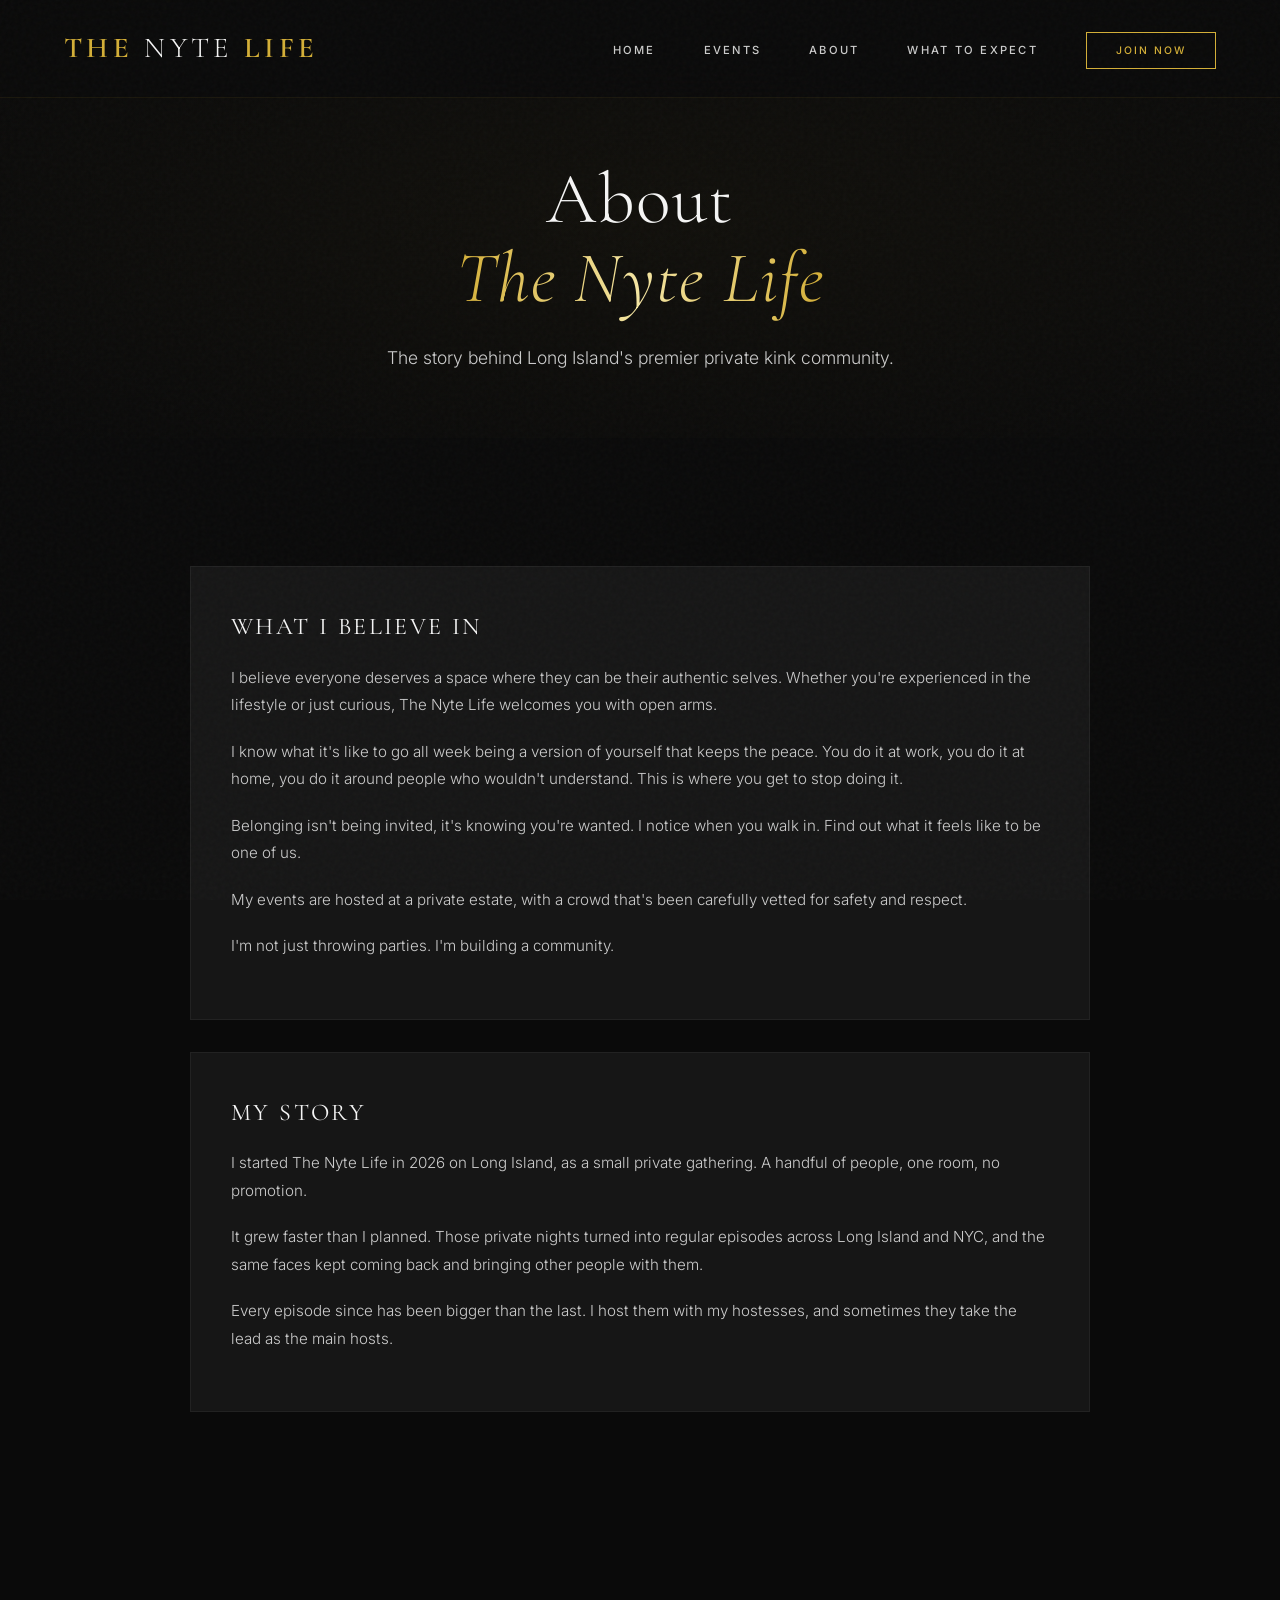
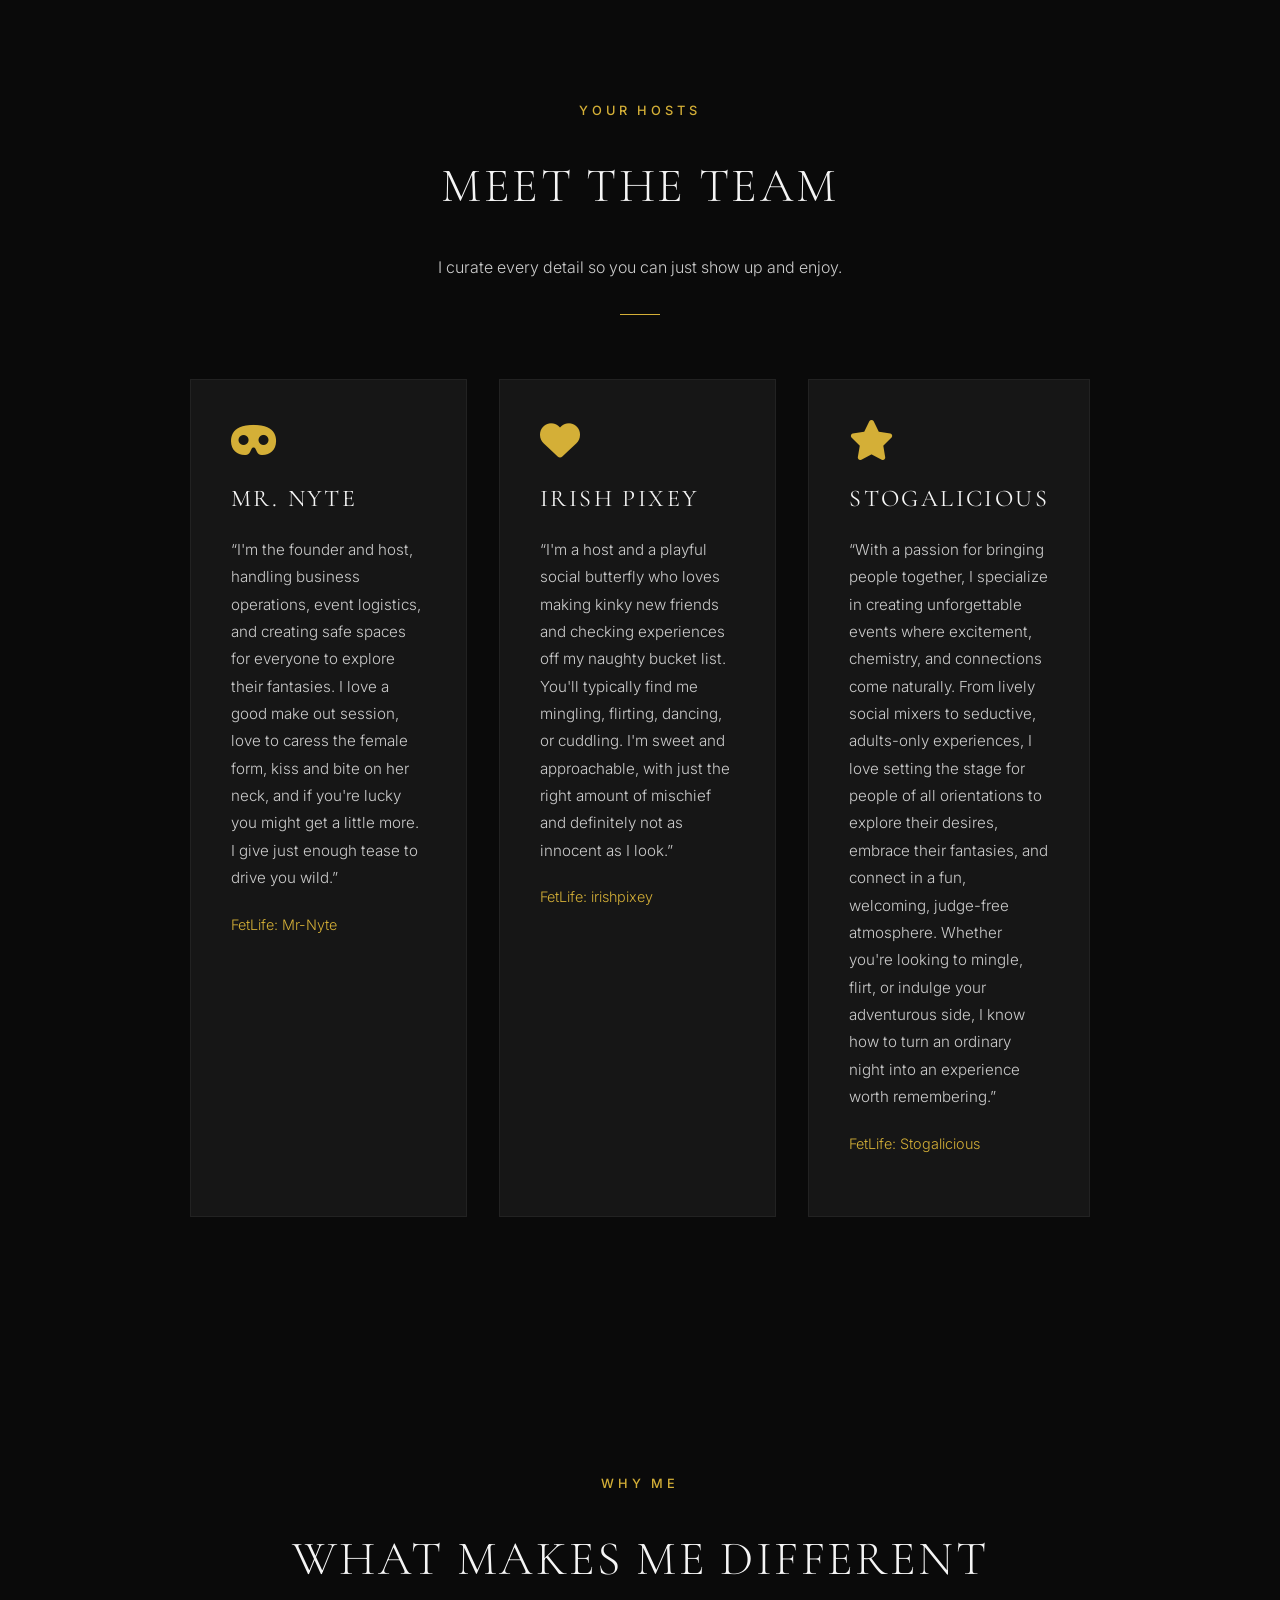
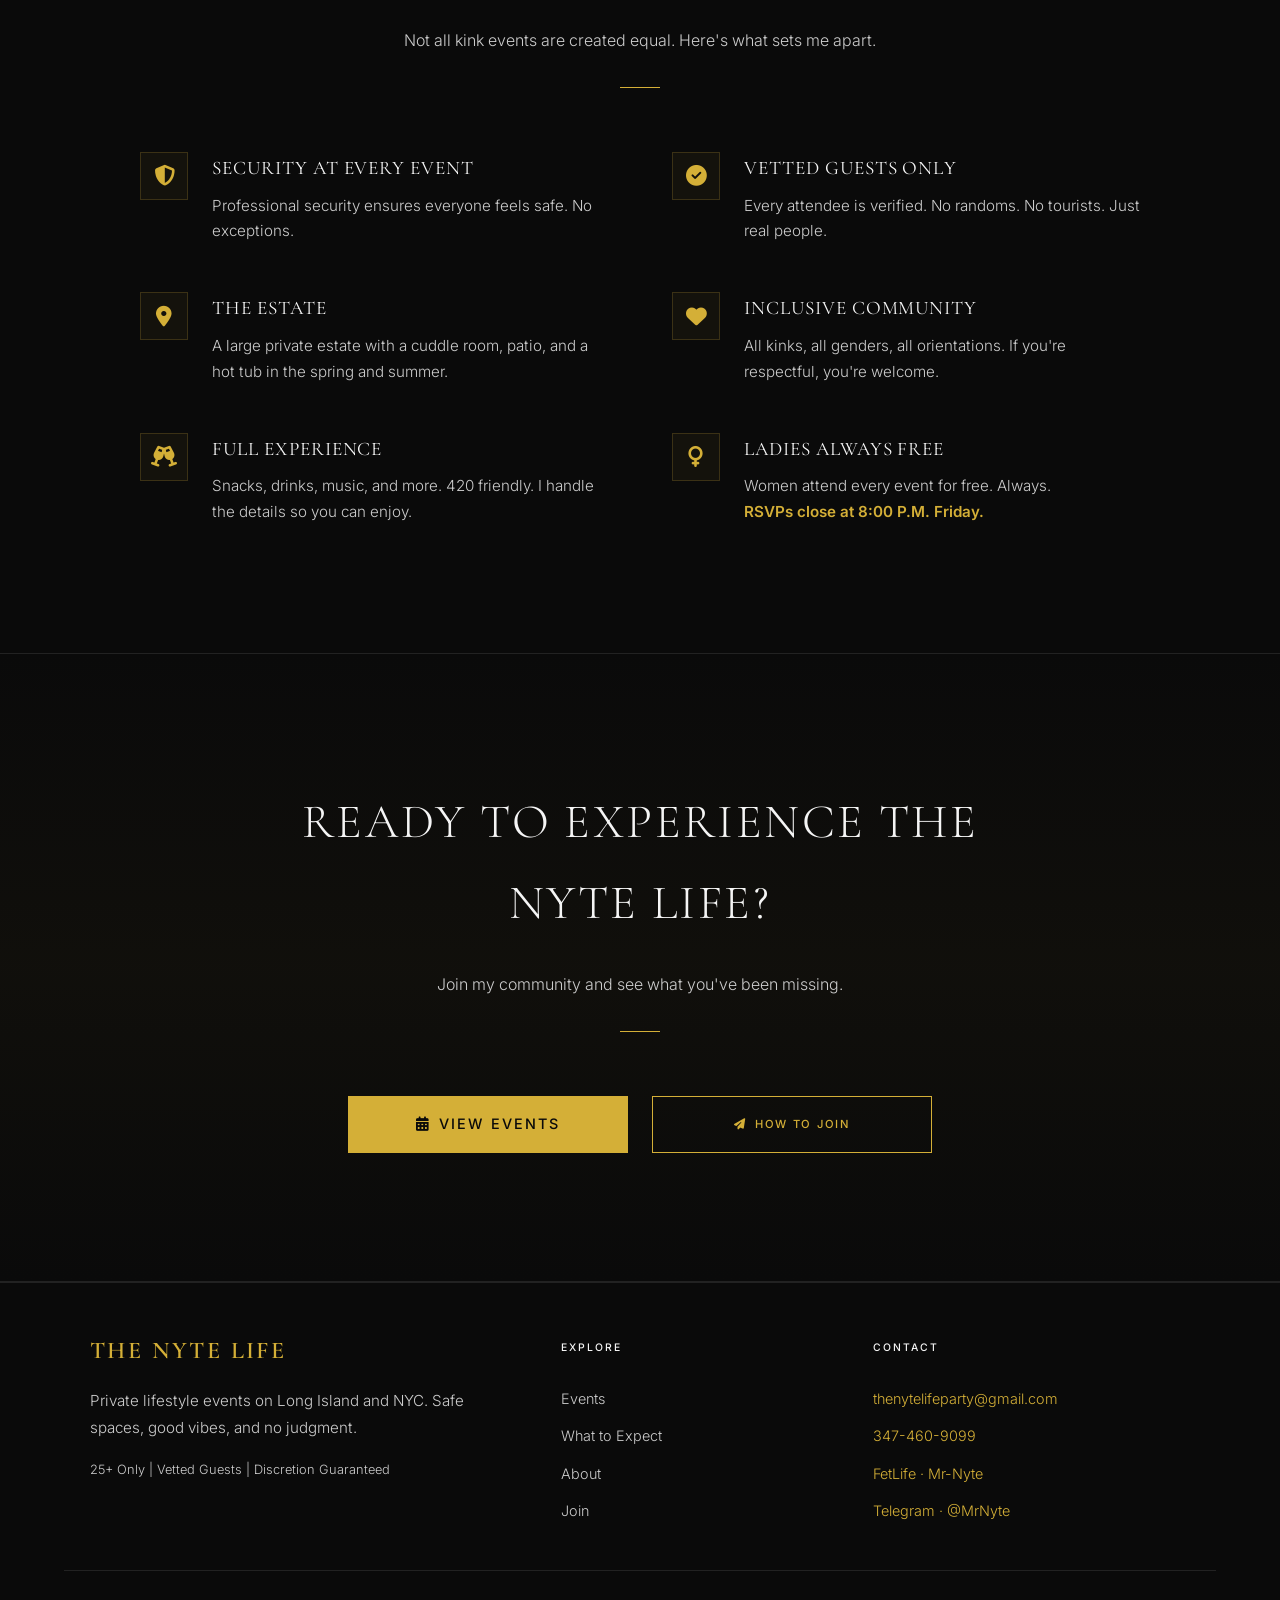
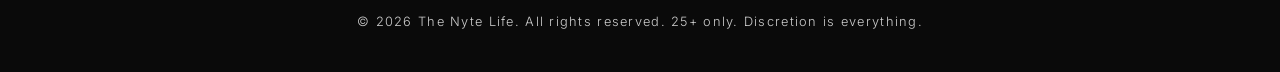
<file: about.html>
<!DOCTYPE html>
<html lang="en">
<head>
    <meta charset="UTF-8">
    <meta name="viewport" content="width=device-width, initial-scale=1.0">
    <title>About | The Nyte Life | Hosted by Mr. Nyte</title>

    <!-- Favicon -->
    <link rel="icon" type="image/svg+xml" href="[data-uri]">
    <meta name="description" content="Meet Mr. Nyte, host of The Nyte Life. Private lifestyle kink parties for consenting adults in Long Island and NYC. Vetted guests, safe spaces, community.">
    <meta name="keywords" content="about The Nyte Life, Mr Nyte, lifestyle kink party host Long Island, lifestyle community NYC, private party host">
    <meta name="robots" content="index, follow">
    <meta name="author" content="The Nyte Life">

    <!-- Open Graph -->
    <meta property="og:title" content="About | The Nyte Life | Hosted by Mr. Nyte>
    <meta property=og:description" content="Meet Mr. Nyte, host of The Nyte Life. Private lifestyle kink parties in Long Island and NYC.">
    <meta property="og:image" content="https://www.thenytelife.com/assets/og-image.jpg">
    <meta property="og:url" content="https://www.thenytelife.com/about.html">
    <meta property="og:type" content="website">
    <meta property="og:site_name" content="The Nyte Life">

    <!-- Canonical -->
    <link rel="canonical" href="https://www.thenytelife.com/about.html">

    <!-- Fonts -->
    <link rel="preconnect" href="https://fonts.googleapis.com">
    <link rel="preconnect" href="https://fonts.gstatic.com" crossorigin>
    <link href="https://fonts.googleapis.com/css2?family=Cormorant+Garamond:ital,wght@0,300;0,400;0,500;0,600;0,700;1,300;1,400&family=Inter:wght@300;400;500;600&display=swap" rel="stylesheet">

    <!-- Font Awesome -->
    <link rel="stylesheet" href="https://cdnjs.cloudflare.com/ajax/libs/font-awesome/6.5.1/css/all.min.css">

    <!-- Styles -->
    <link rel="preload" href="styles.css" as="style">
    <link rel="stylesheet" href="styles.css">
    <style>
        .host-card {
            text-align: left;
            padding: 2.5rem;
            background: var(--card);
            border: 1px solid var(--border);
        }

        .host-card i {
            font-size: 2.5rem;
            color: var(--accent);
            margin-bottom: 1.2rem;
            display: block;
        }

        .host-card h3 {
            font-family: 'Cormorant Garamond', serif;
            font-size: 1.5rem;
            margin-bottom: 1rem;
            font-weight: 400;
            text-transform: uppercase;
            letter-spacing: 0.1em;
        }

        .host-card p {
            color: var(--text-muted);
            font-size: 0.95rem;
            line-height: 1.8;
            margin-bottom: 1.2rem;
        }

        .host-card a {
            color: var(--accent);
            text-decoration: none;
            transition: color 0.3s ease;
            font-size: 0.9rem;
        }

        .host-card a:hover {
            color: var(--gold-dark);
        }

        .host-card.full {
            max-width: 900px;
            margin: 0 auto 2rem;
        }

        .host-card.full ul {
            list-style: none;
            padding: 0;
        }

        .host-grid {
            display: grid;
            grid-template-columns: repeat(3, 1fr);
            gap: 2rem;
            max-width: 900px;
            margin: 0 auto;
        }

        @media (max-width: 768px) {
            .host-card.full {
            max-width: 900px;
            margin: 0 auto 2rem;
        }

        .host-card.full ul {
            list-style: none;
            padding: 0;
        }

        .host-grid {
                grid-template-columns: 1fr;
            }
        }
    
        .features-grid {
            display: grid;
            grid-template-columns: repeat(2, 1fr);
            gap: 3rem 4rem;
            max-width: 1000px;
            margin: 0 auto;
        }

        .feature-item {
            display: flex;
            align-items: flex-start;
            gap: 1.5rem;
        }

        .feature-icon {
            flex-shrink: 0;
            width: 48px;
            height: 48px;
            display: flex;
            align-items: center;
            justify-content: center;
            color: var(--accent);
            font-size: 1.3rem;
            border: 1px solid rgba(212, 175, 55, 0.2);
            background: rgba(212, 175, 55, 0.05);
        }

        .feature-content h4 {
            font-family: 'Cormorant Garamond', serif;
            font-size: 1.2rem;
            font-weight: 400;
            text-transform: uppercase;
            letter-spacing: 0.05em;
            margin-bottom: 0.5rem;
            color: var(--text);
        }

        .feature-content p {
            color: var(--text-muted);
            font-size: 0.95rem;
            line-height: 1.7;
            margin: 0;
        }

        @media (max-width: 768px) {
            .features-grid {
                grid-template-columns: 1fr;
                gap: 2.5rem;
            }
        }

    </style>
    <!-- LocalBusiness Schema -->
    <script type="application/ld+json">
    {
        "@context": "https://schema.org",
        "@type": "LocalBusiness",
        "name": "The Nyte Life",
        "description": "Private lifestyle kink parties and events for consenting adults in Long Island and NYC.",
        "url": "https://www.thenytelife.com",
        "image": "https://www.thenytelife.com/assets/og-image.jpg",
        "address": {
            "@type": "PostalAddress",
            "addressLocality": "Long Island",
            "addressRegion": "NY",
            "addressCountry": "US"
        },
        "priceRange": "$45-$100",
        "sameAs": [
            "https://fetlife.com/Mr-Nyte"
        ]
    }
    </script>

    <!-- Twitter Card -->
    <meta name="twitter:card" content="summary_large_image">
    <meta name="twitter:title" content="About | The Nyte Life | Hosted by Mr. Nyte>
    <meta name=twitter:description" content="Meet Mr. Nyte, host of The Nyte Life. Private lifestyle kink parties in Long Island and NYC.">
    <meta name="twitter:image" content="https://www.thenytelife.com/assets/og-image.jpg">
    <script type="application/ld+json">
    {
        "@context": "https://schema.org",
        "@type": "Person",
        "name": "Mr. Nyte",
        "jobTitle": "Founder and Host",
        "worksFor": {"@type": "Organization", "name": "The Nyte Life"},
        "sameAs": ["https://fetlife.com/Mr-Nyte", "https://t.me/MrNyte"]
    }
    </script>
    <script type="application/ld+json">
{
  "@context": "https://schema.org",
  "@type": "BreadcrumbList",
  "itemListElement": [
    {
      "@type": "ListItem",
      "position": 1,
      "name": "Home",
      "item": "https://www.thenytelife.com/"
    },
    {
      "@type": "ListItem",
      "position": 2,
      "name": "About",
      "item": "https://www.thenytelife.com/about.html"
    }
  ]
}
    </script>
</head>
<body>

    <!-- NAVBAR -->
    <nav class="navbar" id="navbar">
        <a href="index.html" class="nav-logo">THE <span>NYTE</span> LIFE</a>
                                <ul class="nav-links" id="navLinks">
            <li><a href="index.html">Home</a></li>
            <li><a href="events.html">Events</a></li>
                        <li><a href="about.html">About</a></li>
            <li><a href="what-to-expect.html">What to Expect</a></li>
            <li><a href="join.html" class="nav-cta">Join Now</a></li>
        </ul>
        <div class="hamburger" id="hamburger">
            <span></span>
            <span></span>
            <span></span>
        </div>
    </nav>

    <!-- PAGE HERO -->
    <section class="page-hero">
        <div class="page-hero-content">
            <h1>About<br><span class="gold">The Nyte Life</span></h1>
            <p>The story behind Long Island's premier private kink community.</p>
        </div>
    </section>

    <!-- BELIEF THEN STORY -->
    <section>
        <div class="host-card fade-in full">
            <h3>What I Believe In</h3>
            <p>I believe everyone deserves a space where they can be their authentic selves. Whether you're experienced in the lifestyle or just curious, The Nyte Life welcomes you with open arms.</p>
            <p>I know what it's like to go all week being a version of yourself that keeps the peace. You do it at work, you do it at home, you do it around people who wouldn't understand. This is where you get to stop doing it.</p>
            <p>Belonging isn't being invited, it's knowing you're wanted. I notice when you walk in. Find out what it feels like to be one of us.</p>
            <p>My events are hosted at a private estate, with a crowd that's been carefully vetted for safety and respect.</p>
            <p>I'm not just throwing parties. I'm building a community.</p>
        </div>

        <div class="host-card fade-in full">
            <h3>My Story</h3>
            <p>I started The Nyte Life in 2026 on Long Island, as a small private gathering. A handful of people, one room, no promotion.</p>
            <p>It grew faster than I planned. Those private nights turned into regular episodes across Long Island and NYC, and the same faces kept coming back and bringing other people with them.</p>
            <p>Every episode since has been bigger than the last. I host them with my hostesses, and sometimes they take the lead as the main hosts.</p>
        </div>
    </section>

    <!-- HOSTS -->
    <section class="host-section">
        <div class="section-header">
            <span class="overline">Your Hosts</span>
            <h2>Meet the Team</h2>
            <p>I curate every detail so you can just show up and enjoy.</p>
            <div class="gold-line"></div>
        </div>
        <div class="host-grid">
            <div class="host-card fade-in">
                <i class="fas fa-mask"></i>
                <h3>Mr. Nyte</h3>
                <p>&ldquo;I'm the founder and host, handling business operations, event logistics, and creating safe spaces for everyone to explore their fantasies. I love a good make out session, love to caress the female form, kiss and bite on her neck, and if you're lucky you might get a little more. I give just enough tease to drive you wild.&rdquo;</p>
                <p style="margin-top: 1rem;"><a href="https://fetlife.com/Mr-Nyte" target="_blank" rel="noopener">FetLife: Mr-Nyte</a></p>
            </div>
            <div class="host-card fade-in">
                <i class="fas fa-heart"></i>
                <h3>Irish Pixey</h3>
                <p>&ldquo;I'm a host and a playful social butterfly who loves making kinky new friends and checking experiences off my naughty bucket list. You'll typically find me mingling, flirting, dancing, or cuddling. I'm sweet and approachable, with just the right amount of mischief and definitely not as innocent as I look.&rdquo;</p>
                <p style="margin-top: 1rem;"><a href="https://fetlife.com/irishpixey" target="_blank" rel="noopener">FetLife: irishpixey</a></p>
            </div>
            <div class="host-card fade-in">
                <i class="fas fa-star"></i>
                <h3>Stogalicious</h3>
                <p>&ldquo;With a passion for bringing people together, I specialize in creating unforgettable events where excitement, chemistry, and connections come naturally. From lively social mixers to seductive, adults-only experiences, I love setting the stage for people of all orientations to explore their desires, embrace their fantasies, and connect in a fun, welcoming, judge-free atmosphere. Whether you're looking to mingle, flirt, or indulge your adventurous side, I know how to turn an ordinary night into an experience worth remembering.&rdquo;</p>
                <p style="margin-top: 1rem;"><a href="https://fetlife.com/Stogalicious" target="_blank" rel="noopener">FetLife: Stogalicious</a></p>
            </div>
        </div>
    </section>

    <!-- WHAT MAKES US DIFFERENT -->
    <section>
        <div class="section-header">
            <span class="overline">Why Me</span>
            <h2>What Makes Me Different</h2>
            <p>Not all kink events are created equal. Here's what sets me apart.</p>
            <div class="gold-line"></div>
        </div>

        <div class="features-grid">
            <div class="feature-item fade-in">
                <div class="feature-icon">
                    <i class="fas fa-shield-alt"></i>
                </div>
                <div class="feature-content">
                    <h4>Security at Every Event</h4>
                    <p>Professional security ensures everyone feels safe. No exceptions.</p>
                </div>
            </div>

            <div class="feature-item fade-in">
                <div class="feature-icon">
                    <i class="fas fa-check-circle"></i>
                </div>
                <div class="feature-content">
                    <h4>Vetted Guests Only</h4>
                    <p>Every attendee is verified. No randoms. No tourists. Just real people.</p>
                </div>
            </div>

            <div class="feature-item fade-in">
                <div class="feature-icon">
                    <i class="fas fa-map-marker-alt"></i>
                </div>
                <div class="feature-content">
                    <h4>The Estate</h4>
                    <p>A large private estate with a cuddle room, patio, and a hot tub in the spring and summer.</p>
                </div>
            </div>

            <div class="feature-item fade-in">
                <div class="feature-icon">
                    <i class="fas fa-heart"></i>
                </div>
                <div class="feature-content">
                    <h4>Inclusive Community</h4>
                    <p>All kinks, all genders, all orientations. If you're respectful, you're welcome.</p>
                </div>
            </div>

            <div class="feature-item fade-in">
                <div class="feature-icon">
                    <i class="fas fa-glass-cheers"></i>
                </div>
                <div class="feature-content">
                    <h4>Full Experience</h4>
                    <p>Snacks, drinks, music, and more. 420 friendly. I handle the details so you can enjoy.</p>
                </div>
            </div>

            <div class="feature-item fade-in">
                <div class="feature-icon">
                    <i class="fas fa-venus"></i>
                </div>
                <div class="feature-content">
                    <h4>Ladies Always Free</h4>
                    <p>Women attend every event for free. Always.</p>
                    <p style="font-size:0.95rem;color:var(--accent);font-weight:600;">RSVPs close at 8:00 P.M. Friday.</p>
                </div>
            </div>
        </div>
    </section>

<!-- CTA -->
    <section class="cta-section">
        <div class="section-header">
            <h2>Ready to Experience The Nyte Life?</h2>
            <p>Join my community and see what you've been missing.</p>
            <div class="gold-line"></div>
        </div>
        <div class="cta-buttons">
            <a href="events.html" class="btn-primary">
                <i class="fas fa-calendar-alt"></i> View Events
            </a>
            <a href="join.html" class="btn-outline" style="border-color: var(--accent); color: var(--accent);">
                <i class="fas fa-paper-plane"></i> How to Join
            </a>
        </div>
    </section>

    <!-- FOOTER -->
    <footer>
        <div class="footer-grid">
            <div class="footer-brand">
                <h3>The Nyte Life</h3>
                <p>Private lifestyle events on Long Island and NYC. Safe spaces, good vibes, and no judgment.</p>
                <p style="margin-top: 1rem; font-size: 0.8rem; color: var(--text-muted);">25+ Only | Vetted Guests | Discretion Guaranteed</p>
            </div>
            <div class="footer-col">
                <h4>Explore</h4>
                <a href="events.html">Events</a>
                <a href="what-to-expect.html">What to Expect</a>
                <a href="about.html">About</a>
                <a href="join.html">Join</a>
            </div>
            <div class="footer-col">
                                    <h4>Contact</h4>
                    <ul class="footer-contact">
                        <li><a href="mailto:thenytelifeparty@gmail.com">thenytelifeparty@gmail.com</a></li>
                        <li><a href="tel:+13474609099">347-460-9099</a></li>
                        <li><a href="https://fetlife.com/Mr-Nyte" target="_blank" rel="noopener">FetLife &#183; Mr-Nyte</a></li>
                        <li><a href="https://t.me/MrNyte" target="_blank" rel="noopener">Telegram &#183; @MrNyte</a></li>
                    </ul>
            </div>
        </div>
        <div class="footer-bottom">
            <p>&copy; 2026 The Nyte Life. All rights reserved. 25+ only. Discretion is everything.</p>
        </div>
    </footer>

    <script>
        // Mobile menu toggle
        const hamburger = document.getElementById('hamburger');
        const navLinks = document.getElementById('navLinks');

        hamburger.addEventListener('click', () => {
            navLinks.classList.toggle('active');
            hamburger.classList.toggle('active');
        });

        // Close menu on link click
        document.querySelectorAll('.nav-links a').forEach(link => {
            link.addEventListener('click', () => {
                navLinks.classList.remove('active');
                hamburger.classList.remove('active');
            });
        });

        // Navbar scroll effect
        window.addEventListener('scroll', () => {
            const navbar = document.getElementById('navbar');
            if (window.scrollY > 50) {
                navbar.classList.add('scrolled');
            } else {
                navbar.classList.remove('scrolled');
            }
        });

        // Fade-in animation on scroll
        const observer = new IntersectionObserver((entries) => {
            entries.forEach(entry => {
                if (entry.isIntersecting) {
                    entry.target.classList.add('visible');
                }
            });
        }, { threshold: 0.1 });

        document.querySelectorAll('.fade-in').forEach(el => observer.observe(el));
    </script>
</body>
</html>
</file>
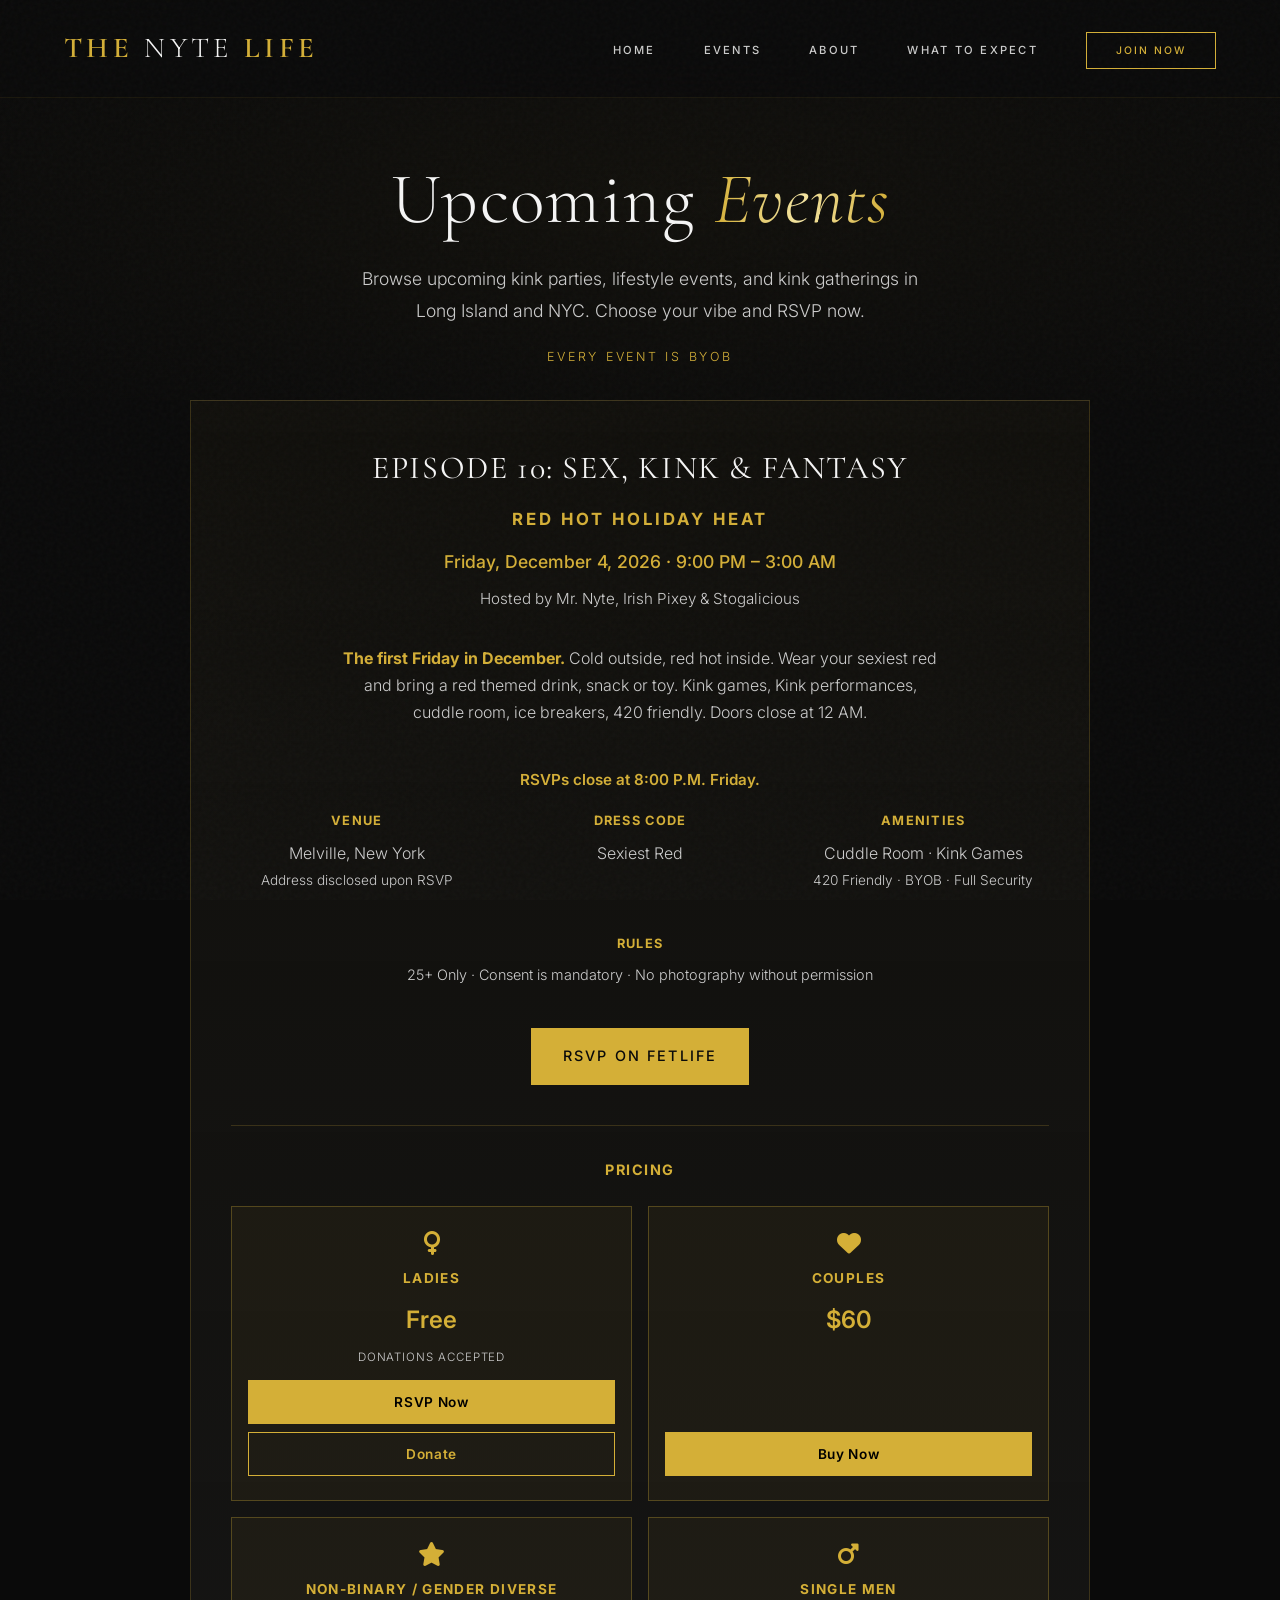
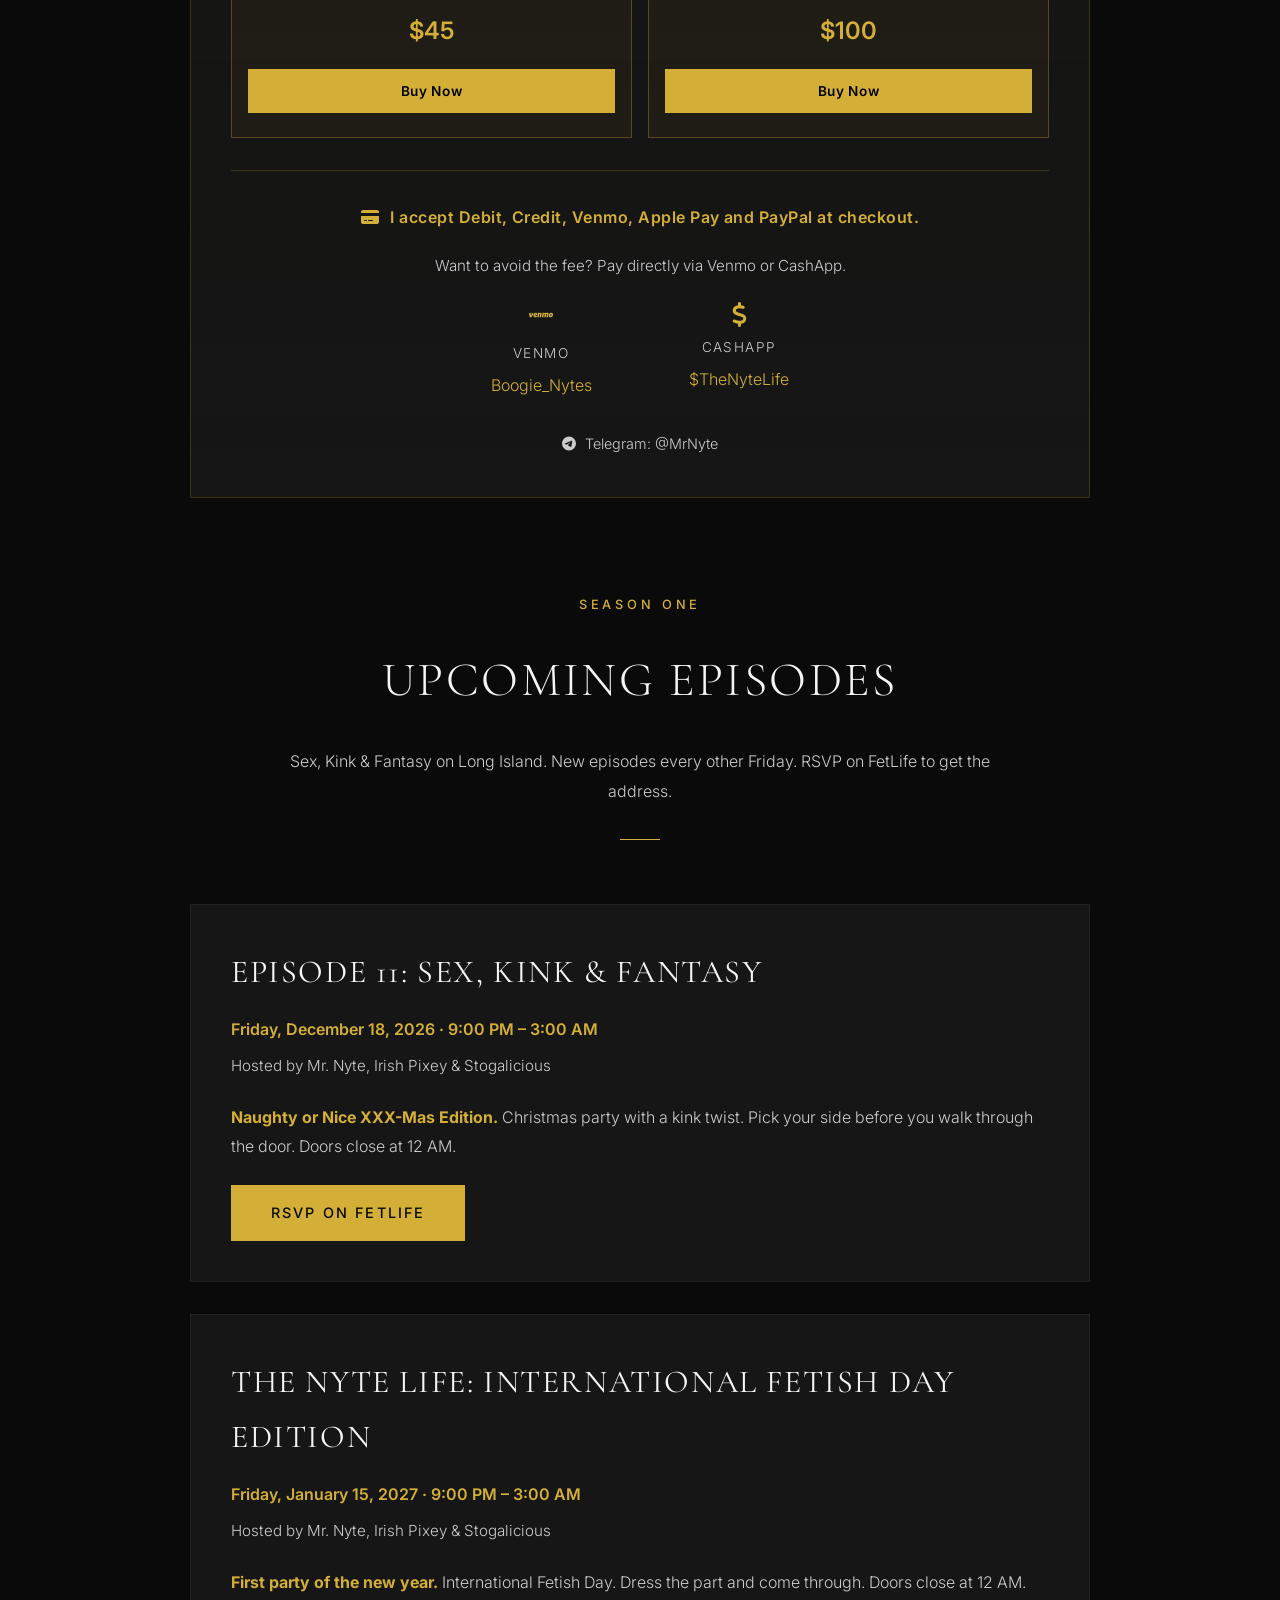
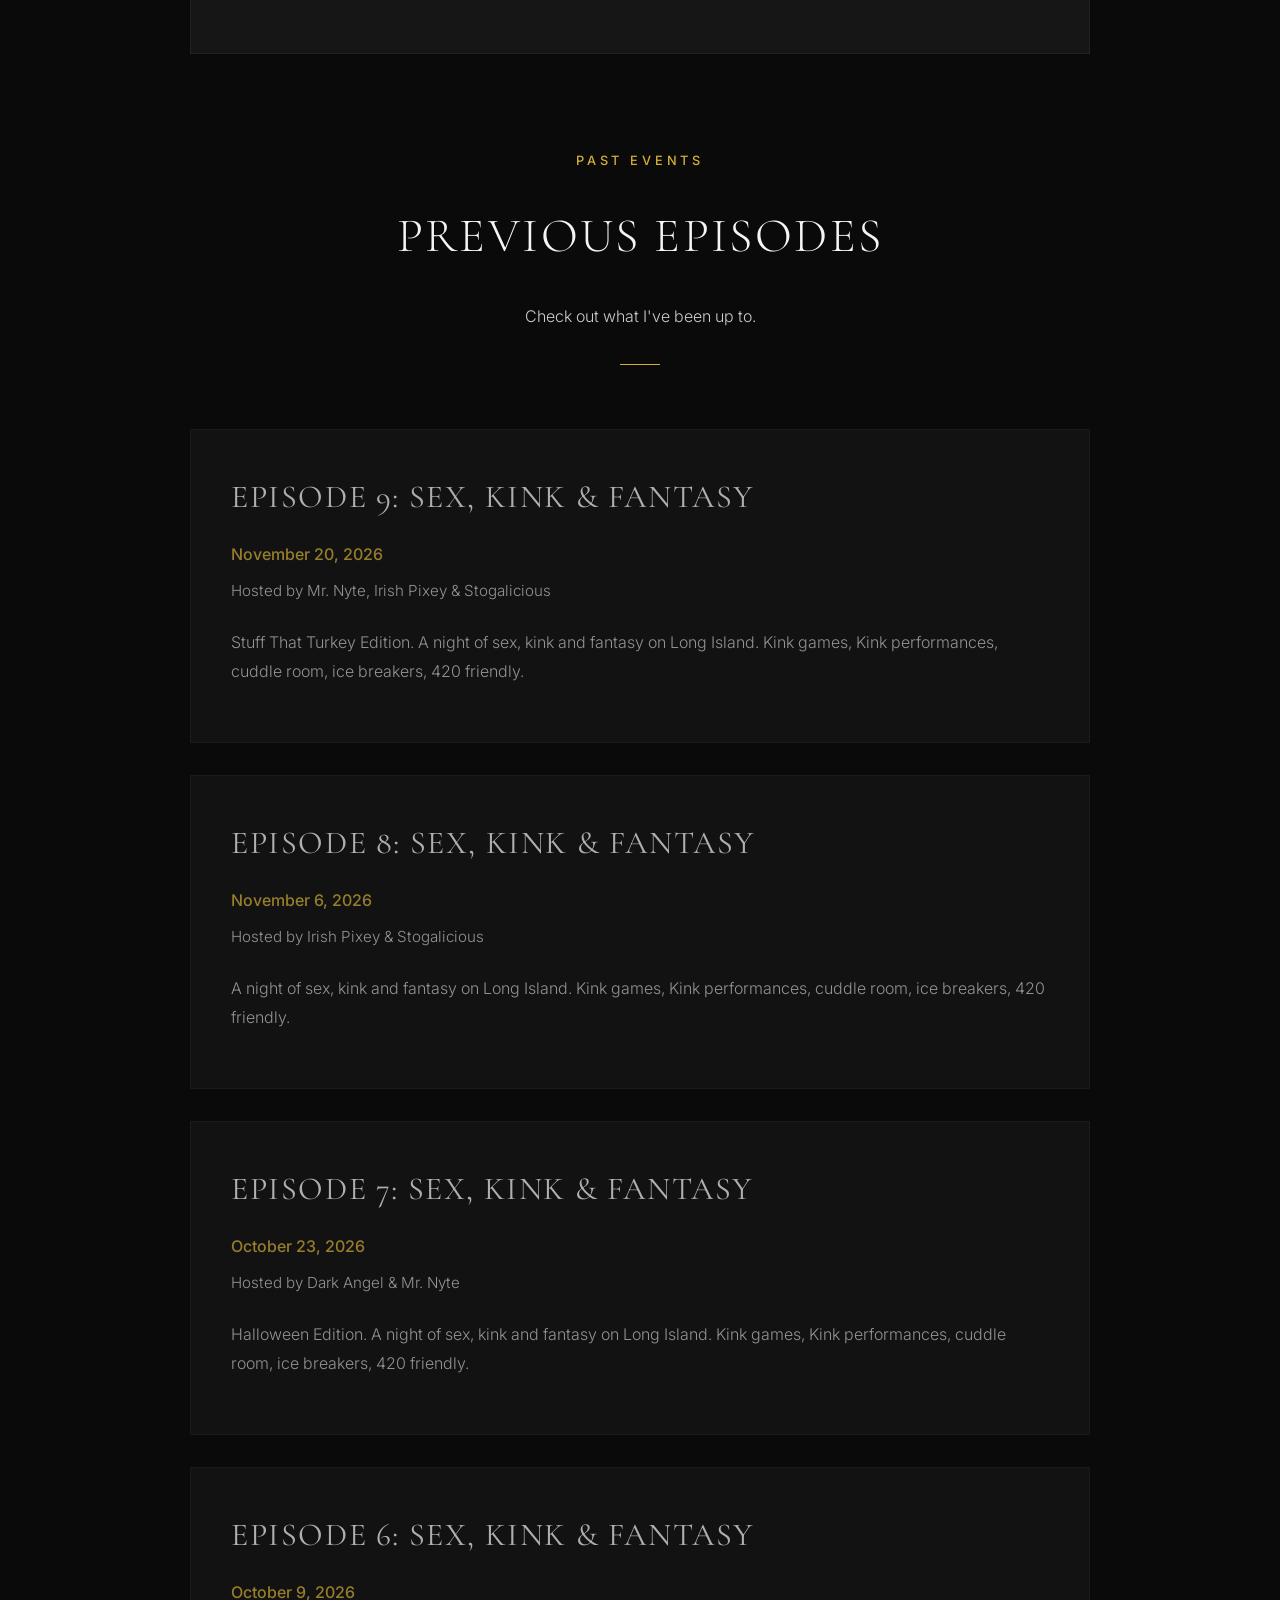
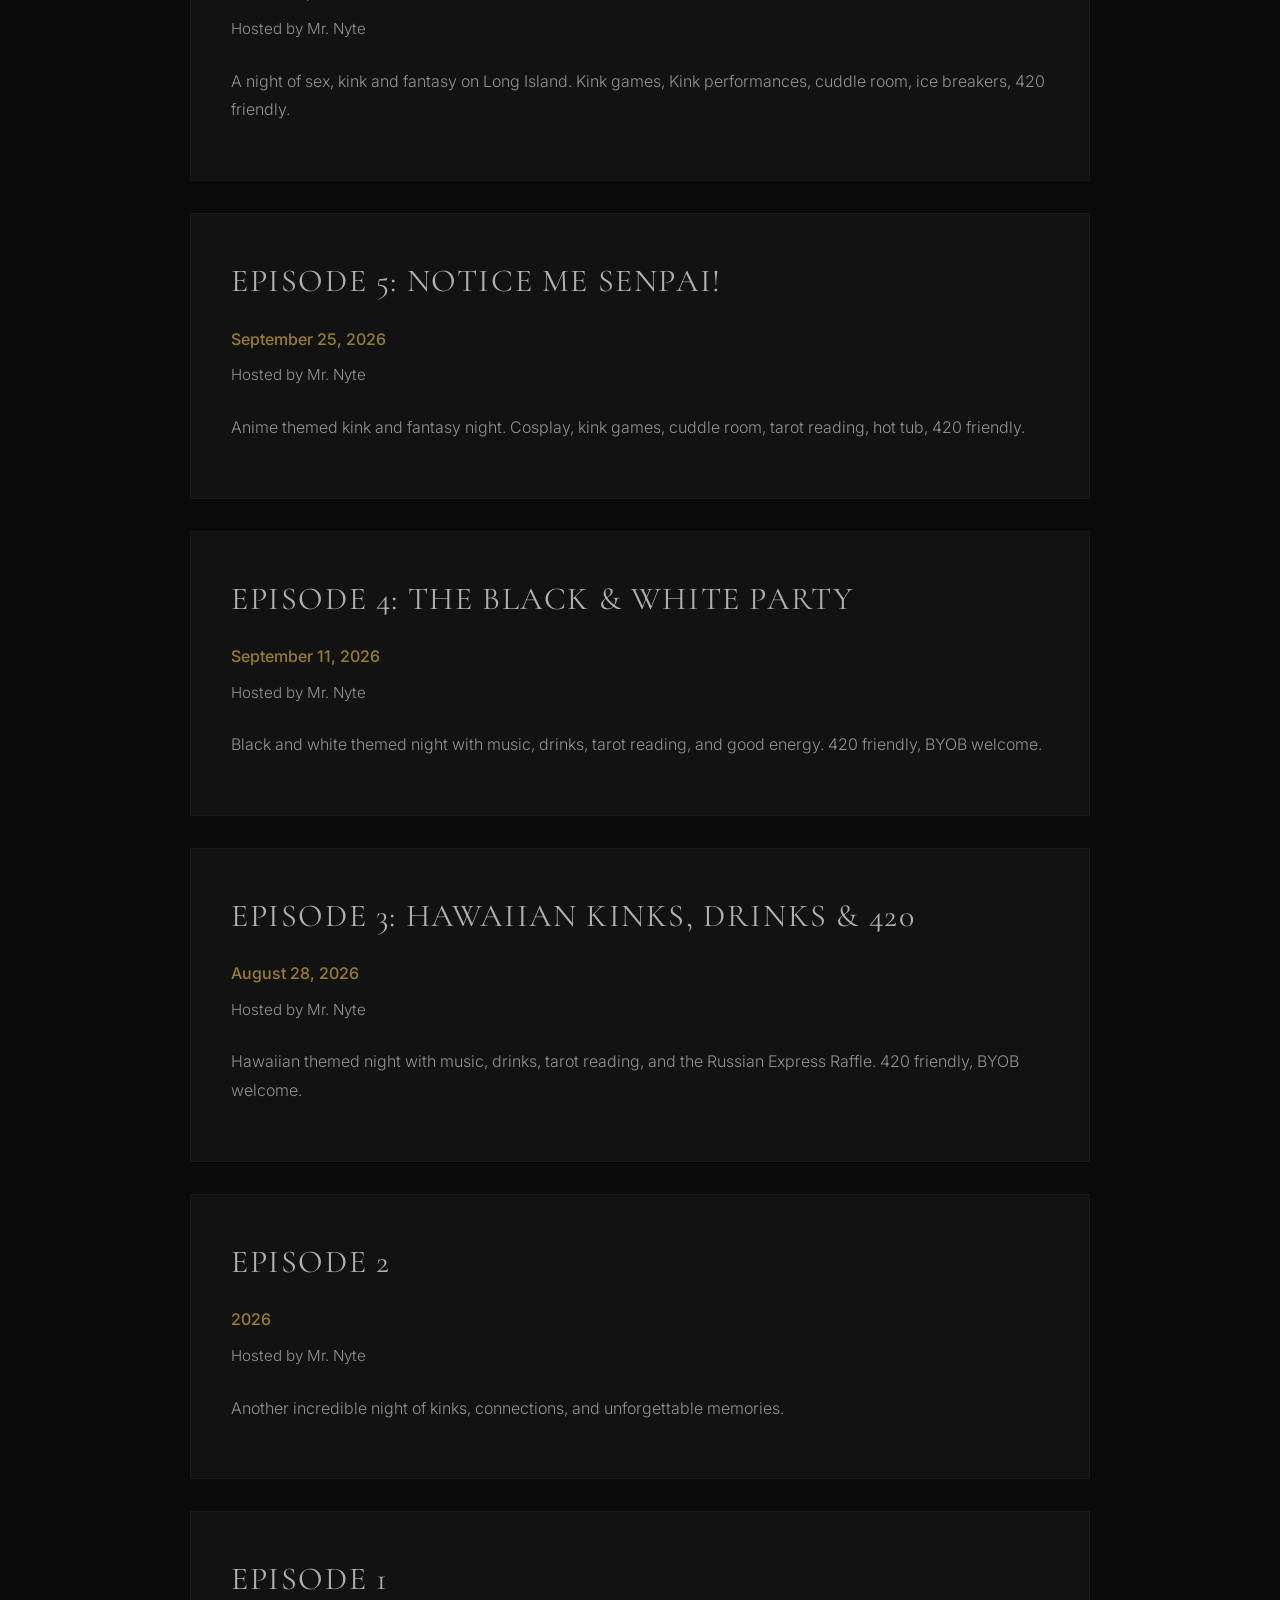
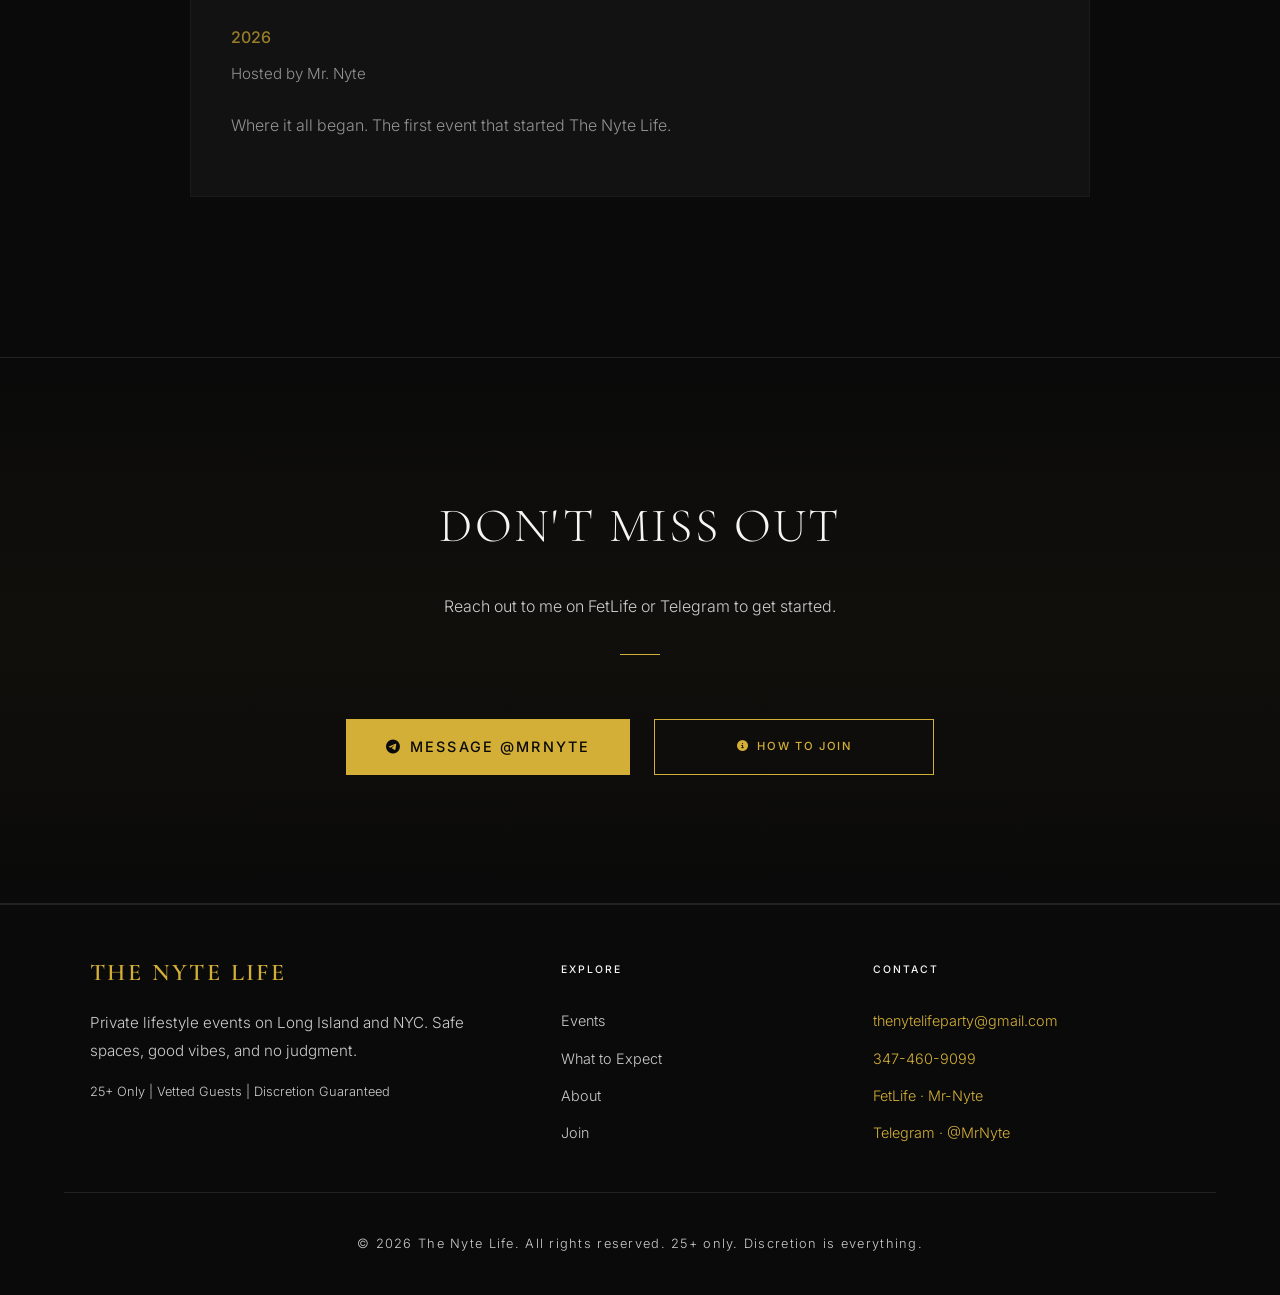
<file: events.html>
<!DOCTYPE html>
<html lang="en">
<head>
    <meta charset="UTF-8">
    <meta name="viewport" content="width=device-width, initial-scale=1.0">
    <title>Upcoming Events | The Nyte Life Kink Parties Long Island</title>

    <!-- Favicon -->
    <link rel="icon" type="image/svg+xml" href="[data-uri]">
    <meta name="description" content="Upcoming kink parties, lifestyle events, and kink gatherings in Long Island and NYC. RSVP to Episode 10: Sex, Kink &amp; Fantasy. Safe spaces, vetted guests.">
    <meta name="keywords" content="lifestyle kink party Long Island, lifestyle kink party tonight, lifestyle event NYC, kink event Long Island, private party Nassau County, swinger party NYC, fetish party, play party, kink community, anime sex party">
    <meta name="robots" content="index, follow">
    <meta name="author" content="The Nyte Life">

    <!-- Open Graph -->
    <meta property="og:title" content="Upcoming Events | The Nyte Life Kink Parties>
    <meta property=og:description" content="Upcoming private lifestyle kink parties in Long Island and NYC. RSVP to Episode 10: Sex, Kink &amp; Fantasy.">
    <meta property="og:image" content="https://www.thenytelife.com/assets/og-image.jpg">
    <meta property="og:url" content="https://www.thenytelife.com/events.html">
    <meta property="og:type" content="website">
    <meta property="og:site_name" content="The Nyte Life">

    <!-- Canonical -->
    <link rel="canonical" href="https://www.thenytelife.com/events.html">

    <!-- Fonts -->
    <link rel="preconnect" href="https://fonts.googleapis.com">
    <link rel="preconnect" href="https://fonts.gstatic.com" crossorigin>
    <link href="https://fonts.googleapis.com/css2?family=Cormorant+Garamond:ital,wght@0,300;0,400;0,500;0,600;0,700;1,300;1,400&family=Inter:wght@300;400;500;600&display=swap" rel="stylesheet">

    <!-- Font Awesome -->
    <link rel="stylesheet" href="https://cdnjs.cloudflare.com/ajax/libs/font-awesome/6.5.1/css/all.min.css">

    <!-- Styles -->
    <link rel="preload" href="styles.css" as="style">
    <link rel="stylesheet" href="styles.css">

    <script type="application/ld+json">
    {
        "@context": "https://schema.org",
        "@type": "Event",
        "name": "The Nyte Life Episode 10: Sex, Kink & Fantasy",
        "startDate": "2026-12-04T21:00:00-05:00",
        "endDate": "2026-12-05T03:00:00-05:00",
        "eventStatus": "https://schema.org/EventScheduled",
        "eventAttendanceMode": "https://schema.org/OfflineEventAttendanceMode",
        "description": "Kink games, dancing, social drinking and 420, cuddle room, ice breakers. Doors close at 12 AM.",
        "image": "https://www.thenytelife.com/assets/og-image.jpg",
        "location": {
            "@type": "Place",
            "name": "Melville, NY",
            "address": {
                "@type": "PostalAddress",
                "addressLocality": "Melville",
                "addressRegion": "NY",
                "addressCountry": "US"
            }
        },
        "performer": {
            "@type": "Organization",
            "name": "The Nyte Life"
        },
        "organizer": {
            "@type": "Organization",
            "name": "The Nyte Life",
            "url": "https://www.thenytelife.com"
        },
        "offers": {
            "@type": "AggregateOffer",
            "lowPrice": "0",
            "highPrice": "100",
            "priceCurrency": "USD",
            "availability": "https://schema.org/InStock",
            "validFrom": "2026-10-23"
        }
    }
    </script>

    <!-- Twitter Card -->
    <meta name="twitter:card" content="summary_large_image">
    <meta name="twitter:title" content="Upcoming Events | The Nyte Life Kink Parties>
    <meta name=twitter:description" content="Upcoming private lifestyle kink parties in Long Island and NYC. RSVP to Episode 10: Sex, Kink &amp; Fantasy.">
    <meta name="twitter:image" content="https://www.thenytelife.com/assets/og-image.jpg">
    <script type="application/ld+json">
{
  "@context": "https://schema.org",
  "@type": "BreadcrumbList",
  "itemListElement": [
    {
      "@type": "ListItem",
      "position": 1,
      "name": "Home",
      "item": "https://www.thenytelife.com/"
    },
    {
      "@type": "ListItem",
      "position": 2,
      "name": "Events",
      "item": "https://www.thenytelife.com/events.html"
    }
  ]
}
    </script>
    <script type="application/ld+json">
{
  "@context": "https://schema.org",
  "@type": "Person",
  "name": "Mr. Nyte",
  "jobTitle": "Founder and Host",
  "worksFor": {
    "@type": "Organization",
    "name": "The Nyte Life"
  },
  "sameAs": [
    "https://fetlife.com/Mr-Nyte"
  ]
}
    </script>
</head>
<body>

    <!-- NAVBAR -->
    <nav class="navbar" id="navbar">
        <a href="index.html" class="nav-logo">THE <span>NYTE</span> LIFE</a>
                                <ul class="nav-links" id="navLinks">
            <li><a href="index.html">Home</a></li>
            <li><a href="events.html">Events</a></li>
                        <li><a href="about.html">About</a></li>
            <li><a href="what-to-expect.html">What to Expect</a></li>
            <li><a href="join.html" class="nav-cta">Join Now</a></li>
        </ul>
        <div class="hamburger" id="hamburger">
            <span></span>
            <span></span>
            <span></span>
        </div>
    </nav>

    <!-- PAGE HERO -->
    <section class="page-hero" style="padding-bottom: 2rem;">
        <div class="page-hero-content">
            <h1>Upcoming <span class="gold">Events</span></h1>
            <p>Browse upcoming kink parties, lifestyle events, and kink gatherings in Long Island and NYC. Choose your vibe and RSVP now.</p>
            <p style="margin-top: 1.2rem; font-size: 0.78rem; letter-spacing: 0.22em; text-transform: uppercase; color: var(--accent);">Every event is BYOB</p>
        </div>
    </section>

    <!-- EVENTS -->
    <section style="padding-top: 0;">
        <!-- Episode 10 - Featured -->
        <div class="event-listing featured fade-in">
            <h3 style="font-size: 2rem; margin-bottom: 0.5rem; text-align: center; letter-spacing: 0.05em;">Episode 10: Sex, Kink &amp; Fantasy</h3>
            <p style="text-align:center;font-size:1.05rem;font-weight:700;letter-spacing:0.18em;text-transform:uppercase;color:var(--accent);margin-bottom:0.75rem;">Red Hot Holiday Heat</p>
            <p class="event-date" style="text-align: center; font-size: 1.1rem; margin-bottom: 0.5rem; color: var(--accent);">Friday, December 4, 2026 · 9:00 PM – 3:00 AM</p>
            <p class="event-host" style="text-align: center; font-size: 0.95rem; margin-bottom: 2rem; color: var(--text-muted);">Hosted by Mr. Nyte, Irish Pixey &amp; Stogalicious</p>
            
            <p style="text-align: center; font-size: 1rem; line-height: 1.7; margin-bottom: 2.5rem; max-width: 600px; margin-left: auto; margin-right: auto;"><strong style="color: var(--accent);">The first Friday in December.</strong> Cold outside, red hot inside. Wear your sexiest red and bring a red themed drink, snack or toy. Kink games, Kink performances, cuddle room, ice breakers, 420 friendly. Doors close at 12 AM.</p>

            <p style="text-align:center;font-size:0.95rem;color:var(--accent);font-weight:600;">RSVPs close at 8:00 P.M. Friday.</p>

            <div style="display: grid; grid-template-columns: repeat(auto-fit, minmax(200px, 1fr)); gap: 2rem; margin-bottom: 2.5rem; text-align: center;">
                <div>
                    <h5 style="color: var(--accent); margin-bottom: 0.5rem; font-size: 0.8rem; text-transform: uppercase; letter-spacing: 0.1em;">Venue</h5>
                    <p style="margin: 0;">Melville, New York</p>
                    <p style="margin: 0; font-size: 0.85rem; color: var(--text-muted);">Address disclosed upon RSVP</p>
                </div>
                <div>
                    <h5 style="color: var(--accent); margin-bottom: 0.5rem; font-size: 0.8rem; text-transform: uppercase; letter-spacing: 0.1em;">Dress Code</h5>
                    <p style="margin: 0;">Sexiest Red</p>
                </div>
                <div>
                    <h5 style="color: var(--accent); margin-bottom: 0.5rem; font-size: 0.8rem; text-transform: uppercase; letter-spacing: 0.1em;">Amenities</h5>
                    <p style="margin: 0;">Cuddle Room · Kink Games</p>
                    <p style="margin: 0; font-size: 0.85rem;">420 Friendly · BYOB · Full Security</p>
                </div>
            </div>

            <div style="margin-bottom: 2.5rem; text-align: center;">
                <h5 style="color: var(--accent); margin-bottom: 0.5rem; font-size: 0.8rem; text-transform: uppercase; letter-spacing: 0.1em;">Rules</h5>
                <p style="margin: 0; font-size: 0.9rem;">25+ Only · Consent is mandatory · No photography without permission</p>
            </div>

            <div style="text-align: center; margin-bottom: 2.5rem;">
                <a href="https://fetlife.com/events/2026/12/04/the-nyte-life-episode-10-sex-kink-fantasy-red-hot-holiday-heat-lih3jy" target="_blank" rel="noopener" class="btn-primary" style="display: inline-block; padding: 1rem 2rem;">RSVP on FetLife</a>
            </div>

            <!-- Pricing Table -->
            <div style="border-top: 1px solid rgba(212, 175, 55, 0.2); padding-top: 2rem;">
                <h5 style="text-align: center; color: var(--accent); margin-bottom: 1.5rem; font-size: 0.9rem; text-transform: uppercase; letter-spacing: 0.1em;">Pricing</h5>
                
                <div class="pricing-grid" style="display: grid; grid-template-columns: repeat(2, 1fr); gap: 1rem; margin-bottom: 1rem; max-width: 900px; margin-left: auto; margin-right: auto;">
                    <!-- Ladies -->
                    <div style="text-align: center; padding: 1.5rem 1rem; border: 1px solid rgba(212, 175, 55, 0.3); background: rgba(212, 175, 55, 0.05); display: flex; flex-direction: column; justify-content: space-between; box-sizing: border-box;">
                        <div>
                            <i class="fas fa-venus" style="color: var(--accent); font-size: 1.5rem; margin-bottom: 0.75rem; display: block;"></i>
                            <h6 style="color: var(--accent); margin-bottom: 0.5rem; font-size: 0.85rem; text-transform: uppercase; letter-spacing: 0.1em;">Ladies</h6>
                            <p style="margin: 0.3rem 0; font-size: 1.5rem; font-weight: 600; color: var(--accent);">Free</p>
                            <p style="margin: 0.35rem 0 0 0; font-size: 0.72rem; color: var(--text-muted); text-transform: uppercase; letter-spacing: 0.08em;">Donations accepted</p>
                        </div>
                        <button onclick="document.getElementById('ladiesRsvpModal').style.display='flex'" style="margin-top: 0.75rem; background: var(--accent); color: #000; box-sizing: border-box; width: 100%; display: flex; align-items: center; justify-content: center; min-height: 44px; padding: 0.6rem 1.25rem; font-weight: 600; font-size: 0.85rem; line-height: 1.2; text-decoration: none; letter-spacing: 0.05em; border: none; cursor: pointer; font-family: inherit;">RSVP Now</button>
                        <a href="https://www.paypal.com/donate?hosted_button_id=RMS7QTXASUGSU" target="_blank" rel="noopener" style="margin-top: 0.5rem; background: transparent; color: var(--accent); box-sizing: border-box; width: 100%; display: flex; align-items: center; justify-content: center; min-height: 44px; padding: 0.6rem 1.25rem; font-weight: 600; font-size: 0.85rem; line-height: 1.2; text-decoration: none; letter-spacing: 0.05em; border: 1px solid var(--accent); cursor: pointer; font-family: inherit;">Donate</a>
                    </div>
                    
                    <!-- Ladies RSVP Modal -->
                    <div id="ladiesRsvpModal" style="display: none; position: fixed; top: 0; left: 0; width: 100%; height: 100%; background: rgba(0,0,0,0.8); z-index: 9999; align-items: center; justify-content: center;" onclick="if(event.target===this)this.style.display='none'">
                        <div style="background: #1a1a1a; border: 1px solid rgba(212, 175, 55, 0.4); padding: 2rem; max-width: 400px; width: 90%; text-align: center; position: relative;">
                            <button onclick="document.getElementById('ladiesRsvpModal').style.display='none'" style="position: absolute; top: 0.75rem; right: 1rem; background: none; border: none; color: var(--text-muted); font-size: 1.5rem; cursor: pointer; line-height: 1;">&times;</button>
                            <h5 style="color: var(--accent); margin-bottom: 1.5rem; font-size: 1rem; text-transform: uppercase; letter-spacing: 0.1em;">Contact Me to RSVP</h5>
                            
                            <div style="margin-bottom: 1.25rem; padding: 1rem; border: 1px solid rgba(212, 175, 55, 0.2); background: rgba(212, 175, 55, 0.05);">
                                <p style="margin: 0 0 0.5rem 0; font-size: 0.8rem; color: var(--text-muted); text-transform: uppercase; letter-spacing: 0.1em;">Telegram</p>
                                <a href="https://t.me/MrNyte" target="_blank" rel="noopener" style="color: var(--accent); font-size: 1.1rem; font-weight: 600; text-decoration: none;">@MrNyte</a>
                            </div>
                            
                            <div style="margin-bottom: 1.25rem; padding: 1rem; border: 1px solid rgba(212, 175, 55, 0.2); background: rgba(212, 175, 55, 0.05);">
                                <p style="margin: 0 0 0.5rem 0; font-size: 0.8rem; color: var(--text-muted); text-transform: uppercase; letter-spacing: 0.1em;">FetLife</p>
                                <a href="https://fetlife.com/Mr-Nyte" target="_blank" rel="noopener" style="color: var(--accent); font-size: 1.1rem; font-weight: 600; text-decoration: none;">Mr-Nyte</a>
                            </div>
                            
                            <div style="padding: 1rem; border: 1px solid rgba(212, 175, 55, 0.2); background: rgba(212, 175, 55, 0.05);">
                                <p style="margin: 0 0 0.5rem 0; font-size: 0.8rem; color: var(--text-muted); text-transform: uppercase; letter-spacing: 0.1em;">Phone</p>
                                <div style="display: flex; align-items: center; justify-content: center; gap: 0.75rem;">
                                    <span id="phoneText" style="color: var(--accent); font-size: 1.1rem; font-weight: 600;">347-460-9099</span>
                                    <button onclick="navigator.clipboard.writeText('3474609099');var btn=document.getElementById('copyBtn');btn.textContent='Copied!';setTimeout(function(){btn.textContent='Copy'},2000)" id="copyBtn" style="background: var(--accent); color: #000; border: none; padding: 0.3rem 0.75rem; font-size: 0.8rem; font-weight: 600; cursor: pointer; letter-spacing: 0.05em;">Copy</button>
                                </div>
                            </div>
                            
                            <p style="margin: 1.25rem 0 0 0; font-size: 0.8rem; color: var(--text-muted);">DM me to get on the guest list</p>
                        </div>
                    </div>
                    
                    <!-- Couples -->
                    <div style="text-align: center; padding: 1.5rem 1rem; border: 1px solid rgba(212, 175, 55, 0.3); background: rgba(212, 175, 55, 0.05); display: flex; flex-direction: column; justify-content: space-between; box-sizing: border-box;">
                        <div>
                            <i class="fas fa-heart" style="color: var(--accent); font-size: 1.5rem; margin-bottom: 0.75rem; display: block;"></i>
                            <h6 style="color: var(--accent); margin-bottom: 0.5rem; font-size: 0.85rem; text-transform: uppercase; letter-spacing: 0.1em;">Couples</h6>
                            <p style="margin: 0.3rem 0; font-size: 1.5rem; font-weight: 600; color: var(--accent);">$60</p>
                        </div>
                        <a href="https://www.paypal.com/ncp/payment/EV7XS4BVP5D8Y" target="_blank" rel="noopener" style="margin-top: 0.75rem; background: var(--accent); color: #000; box-sizing: border-box; width: 100%; display: flex; align-items: center; justify-content: center; min-height: 44px; padding: 0.6rem 1.25rem; font-weight: 600; font-size: 0.85rem; line-height: 1.2; text-decoration: none; letter-spacing: 0.05em;">Buy Now</a>
                    </div>
                    
                    <!-- NB/GD -->
                    <div style="text-align: center; padding: 1.5rem 1rem; border: 1px solid rgba(212, 175, 55, 0.3); background: rgba(212, 175, 55, 0.05); display: flex; flex-direction: column; justify-content: space-between; box-sizing: border-box;">
                        <div>
                            <i class="fas fa-star" style="color: var(--accent); font-size: 1.5rem; margin-bottom: 0.75rem; display: block;"></i>
                            <h6 style="color: var(--accent); margin-bottom: 0.5rem; font-size: 0.85rem; text-transform: uppercase; letter-spacing: 0.1em;">Non-Binary / Gender Diverse</h6>
                            <p style="margin: 0.3rem 0; font-size: 1.5rem; font-weight: 600; color: var(--accent);">$45</p>
                        </div>
                        <a href="https://www.paypal.com/ncp/payment/FE8CD2URL44GC" target="_blank" rel="noopener" style="margin-top: 0.75rem; background: var(--accent); color: #000; box-sizing: border-box; width: 100%; display: flex; align-items: center; justify-content: center; min-height: 44px; padding: 0.6rem 1.25rem; font-weight: 600; font-size: 0.85rem; line-height: 1.2; text-decoration: none; letter-spacing: 0.05em;">Buy Now</a>
                    </div>
                    
                    <!-- Single Men -->
                    <div style="text-align: center; padding: 1.5rem 1rem; border: 1px solid rgba(212, 175, 55, 0.3); background: rgba(212, 175, 55, 0.05); display: flex; flex-direction: column; justify-content: space-between; box-sizing: border-box;">
                        <div>
                            <i class="fas fa-mars" style="color: var(--accent); font-size: 1.5rem; margin-bottom: 0.75rem; display: block;"></i>
                            <h6 style="color: var(--accent); margin-bottom: 0.5rem; font-size: 0.85rem; text-transform: uppercase; letter-spacing: 0.1em;">Single Men</h6>
                            <p style="margin: 0.3rem 0; font-size: 1.5rem; font-weight: 600; color: var(--accent);">$100</p>
                        </div>
                        <a href="https://www.paypal.com/ncp/payment/XLFYP55SUASM8" target="_blank" rel="noopener" style="margin-top: 0.75rem; background: var(--accent); color: #000; box-sizing: border-box; width: 100%; display: flex; align-items: center; justify-content: center; min-height: 44px; padding: 0.6rem 1.25rem; font-weight: 600; font-size: 0.85rem; line-height: 1.2; text-decoration: none; letter-spacing: 0.05em;">Buy Now</a>
                    </div>
                </div>
            </div>

            <!-- Payment Methods -->
            <div style="text-align: center; margin-top: 2rem; padding-top: 2rem; border-top: 1px solid rgba(212, 175, 55, 0.2);">
                <p style="font-size: 1rem; color: var(--accent); font-weight: 600; margin: 0; letter-spacing: 0.03em;">
                    <i class="fas fa-credit-card" style="margin-right: 0.4rem;"></i> I accept Debit, Credit, Venmo, Apple Pay and PayPal at checkout.
                </p>

                <p style="font-size: 0.95rem; color: var(--text-muted); margin: 1.25rem 0 0 0;">
                    Want to avoid the fee? Pay directly via Venmo or CashApp.
                </p>

                <div style="display: flex; flex-wrap: wrap; justify-content: center; gap: 3rem; max-width: 800px; margin: 1.5rem auto 0 auto;">
                    <div style="text-align: center; min-width: 150px;">
                        <svg role="img" viewBox="0 0 24 24" xmlns="http://www.w3.org/2000/svg" width="1.5rem" height="1.5rem" fill="var(--accent)" aria-hidden="true" style="margin-bottom: 0.5rem; vertical-align: -0.125em; color: var(--accent);"><path d="M21.772 13.119c-.267 0-.381-.251-.38-.655 0-.533.121-1.575.712-1.575.267 0 .357.243.357.598 0 .533-.13 1.632-.689 1.632Zm.502-3.377c-1.677 0-2.405 1.285-2.405 2.658 0 1.042.421 1.874 1.693 1.874 1.717 0 2.438-1.406 2.438-2.763 0-1.025-.462-1.769-1.726-1.769Zm-3.833 0c-.558 0-.964.17-1.393.477-.154-.275-.462-.477-.932-.477-.542 0-.947.219-1.247.437l-.04-.364H13.54l-.688 4.354h1.506l.479-3.053c.129-.065.323-.154.518-.154.145 0 .267.049.267.267 0 .056-.016.145-.024.218l-.429 2.722h1.498l.478-3.053c.138-.073.324-.154.51-.154.146 0 .268.049.268.267 0 .056-.017.145-.025.218l-.429 2.722h1.499l.461-2.908c.025-.153.049-.388.049-.549 0-.582-.267-.97-1.037-.97Zm-6.871 0c-.575 0-.98.219-1.287.421l-.017-.348H8.962l-.689 4.354H9.78l.478-3.053c.13-.065.324-.154.518-.154.147 0 .268.049.268.242 0 .081-.024.227-.032.299l-.422 2.666h1.499l.462-2.908c.024-.153.049-.388.049-.549 0-.582-.268-.97-1.03-.97Zm-5.631 1.834c.041-.485.413-.824.697-.824.162 0 .299.097.299.291 0 .404-.713.533-.996.533Zm.843-1.834c-1.604 0-2.382 1.39-2.382 2.698 0 1.01.478 1.817 1.814 1.817.527 0 1.07-.113 1.418-.282l.186-1.26c-.494.25-.874.347-1.271.347-.365 0-.64-.194-.64-.687.826-.008 2.252-.347 2.252-1.453 0-.687-.494-1.18-1.377-1.18Zm-4.239.267c.089.186.146.412.146.743 0 .606-.429 1.494-.777 2.06l-.373-2.989L0 9.969l.705 4.2h1.757c.77-1.01 1.718-2.448 1.718-3.554 0-.347-.073-.622-.235-.889l-1.402.283Z"/></svg>
                        <p style="margin: 0; font-size: 0.85rem; color: var(--text-muted); text-transform: uppercase; letter-spacing: 0.1em;">Venmo</p>
                        <p style="margin: 0.3rem 0 0 0; font-size: 1rem; color: var(--accent);">Boogie_Nytes</p>
                    </div>

                    <div style="text-align: center; min-width: 150px;">
                        <i class="fas fa-dollar-sign" style="color: var(--accent); font-size: 1.5rem; margin-bottom: 0.5rem;"></i>
                        <p style="margin: 0; font-size: 0.85rem; color: var(--text-muted); text-transform: uppercase; letter-spacing: 0.1em;">CashApp</p>
                        <p style="margin: 0.3rem 0 0 0; font-size: 1rem; color: var(--accent);">$TheNyteLife</p>
                    </div>
                </div>

                <p style="font-size: 0.9rem; color: var(--text-muted); margin: 2rem 0 0 0;">
                    <i class="fab fa-telegram" style="margin-right: 0.3rem;"></i> Telegram: @MrNyte
                </p>
            </div>
        </div>

        <!-- Upcoming Episodes -->
        <div class="section-header" style="margin-top: 6rem;">
            <span class="overline">Season One</span>
            <h2>Upcoming Episodes</h2>
            <p>Sex, Kink &amp; Fantasy on Long Island. New episodes every other Friday. RSVP on FetLife to get the address.</p>
            <div class="gold-line"></div>
        </div>

        <div class="event-listing fade-in">
            <h3>Episode 11: Sex, Kink &amp; Fantasy</h3>
            <p class="event-date" style="color: var(--accent); font-weight: 600;">Friday, December 18, 2026 &middot; 9:00 PM &ndash; 3:00 AM</p>
            <p class="event-host">Hosted by Mr. Nyte, Irish Pixey &amp; Stogalicious</p>
            <p><strong style="color: var(--accent);">Naughty or Nice XXX-Mas Edition.</strong> Christmas party with a kink twist. Pick your side before you walk through the door. Doors close at 12 AM.</p>
            <a href="https://fetlife.com/events/2026/12/18/the-nyte-life-episode-11-sex-kink-bdsm-naughty-or-nice-xxx-mas-edition-1chwko" target="_blank" rel="noopener" class="btn-primary" style="display: inline-block; margin-top: 0.5rem;">RSVP on FetLife</a>
        </div>

        <div class="event-listing fade-in">
            <h3>The Nyte Life: International Fetish Day Edition</h3>
            <p class="event-date" style="color: var(--accent); font-weight: 600;">Friday, January 15, 2027 &middot; 9:00 PM &ndash; 3:00 AM</p>
            <p class="event-host">Hosted by Mr. Nyte, Irish Pixey &amp; Stogalicious</p>
            <p><strong style="color: var(--accent);">First party of the new year.</strong> International Fetish Day. Dress the part and come through. Doors close at 12 AM.</p>
        </div>

        <!-- Past Events -->
        <div class="section-header" style="margin-top: 6rem;">
            <span class="overline">Past Events</span>
            <h2>Previous Episodes</h2>
            <p>Check out what I've been up to.</p>
            <div class="gold-line"></div>
        </div>

        <div class="event-listing fade-in" style="opacity: 0.7;">
            <h3>Episode 9: Sex, Kink &amp; Fantasy</h3>
            <p class="event-date">November 20, 2026</p>
            <p class="event-host">Hosted by Mr. Nyte, Irish Pixey &amp; Stogalicious</p>
            <p>Stuff That Turkey Edition. A night of sex, kink and fantasy on Long Island. Kink games, Kink performances, cuddle room, ice breakers, 420 friendly.</p>
        </div>

        <div class="event-listing fade-in" style="opacity: 0.7;">
            <h3>Episode 8: Sex, Kink &amp; Fantasy</h3>
            <p class="event-date">November 6, 2026</p>
            <p class="event-host">Hosted by Irish Pixey &amp; Stogalicious</p>
            <p>A night of sex, kink and fantasy on Long Island. Kink games, Kink performances, cuddle room, ice breakers, 420 friendly.</p>
        </div>

        <div class="event-listing fade-in" style="opacity: 0.7;">
            <h3>Episode 7: Sex, Kink &amp; Fantasy</h3>
            <p class="event-date">October 23, 2026</p>
            <p class="event-host">Hosted by Dark Angel &amp; Mr. Nyte</p>
            <p>Halloween Edition. A night of sex, kink and fantasy on Long Island. Kink games, Kink performances, cuddle room, ice breakers, 420 friendly.</p>
        </div>

        <div class="event-listing fade-in" style="opacity: 0.7;">
            <h3>Episode 6: Sex, Kink &amp; Fantasy</h3>
            <p class="event-date">October 9, 2026</p>
            <p class="event-host">Hosted by Mr. Nyte</p>
            <p>A night of sex, kink and fantasy on Long Island. Kink games, Kink performances, cuddle room, ice breakers, 420 friendly.</p>
        </div>

        <div class="event-listing fade-in" style="opacity: 0.7;">
            <h3>Episode 5: Notice Me Senpai!</h3>
            <p class="event-date">September 25, 2026</p>
            <p class="event-host">Hosted by Mr. Nyte</p>
            <p>Anime themed kink and fantasy night. Cosplay, kink games, cuddle room, tarot reading, hot tub, 420 friendly.</p>
        </div>

        <div class="event-listing fade-in" style="opacity: 0.7;">
            <h3>Episode 4: The Black & White Party</h3>
            <p class="event-date">September 11, 2026</p>
            <p class="event-host">Hosted by Mr. Nyte</p>
            <p>Black and white themed night with music, drinks, tarot reading, and good energy. 420 friendly, BYOB welcome.</p>
        </div>

        <div class="event-listing fade-in" style="opacity: 0.7;">
            <h3>Episode 3: Hawaiian Kinks, Drinks & 420</h3>
            <p class="event-date">August 28, 2026</p>
            <p class="event-host">Hosted by Mr. Nyte</p>
            <p>Hawaiian themed night with music, drinks, tarot reading, and the Russian Express Raffle. 420 friendly, BYOB welcome.</p>
        </div>

        <div class="event-listing fade-in" style="opacity: 0.7;">
            <h3>Episode 2</h3>
            <p class="event-date">2026</p>
            <p class="event-host">Hosted by Mr. Nyte</p>
            <p>Another incredible night of kinks, connections, and unforgettable memories.</p>
        </div>

        <div class="event-listing fade-in" style="opacity: 0.7;">
            <h3>Episode 1</h3>
            <p class="event-date">2026</p>
            <p class="event-host">Hosted by Mr. Nyte</p>
            <p>Where it all began. The first event that started The Nyte Life.</p>
        </div>
    </section>

    <!-- CTA -->
    <section class="cta-section">
        <div class="section-header">
            <h2>Don't Miss Out</h2>
            <p>Reach out to me on FetLife or Telegram to get started.</p>
            <div class="gold-line"></div>
        </div>
        <div class="cta-buttons">
            <a href="https://t.me/MrNyte" target="_blank" rel="noopener" class="btn-primary">
                <i class="fab fa-telegram"></i> Message @MrNyte
            </a>
            <a href="join.html" class="btn-outline" style="border-color: var(--accent); color: var(--accent);">
                <i class="fas fa-info-circle"></i> How to Join
            </a>
        </div>
    </section>

    <!-- FOOTER -->
    <footer>
        <div class="footer-grid">
            <div class="footer-brand">
                <h3>The Nyte Life</h3>
                <p>Private lifestyle events on Long Island and NYC. Safe spaces, good vibes, and no judgment.</p>
                <p style="margin-top: 1rem; font-size: 0.8rem; color: var(--text-muted);">25+ Only | Vetted Guests | Discretion Guaranteed</p>
            </div>
            <div class="footer-col">
                <h4>Explore</h4>
                <a href="events.html">Events</a>
                <a href="what-to-expect.html">What to Expect</a>
                <a href="about.html">About</a>
                <a href="join.html">Join</a>
            </div>
            <div class="footer-col">
                                    <h4>Contact</h4>
                    <ul class="footer-contact">
                        <li><a href="mailto:thenytelifeparty@gmail.com">thenytelifeparty@gmail.com</a></li>
                        <li><a href="tel:+13474609099">347-460-9099</a></li>
                        <li><a href="https://fetlife.com/Mr-Nyte" target="_blank" rel="noopener">FetLife &#183; Mr-Nyte</a></li>
                        <li><a href="https://t.me/MrNyte" target="_blank" rel="noopener">Telegram &#183; @MrNyte</a></li>
                    </ul>
            </div>
        </div>
        <div class="footer-bottom">
            <p>&copy; 2026 The Nyte Life. All rights reserved. 25+ only. Discretion is everything.</p>
        </div>
    </footer>

    <style>
        @media (max-width: 600px) {
            .pricing-grid {
                grid-template-columns: 1fr !important;
            }
        }
    </style>

    <script>
        // Mobile menu toggle
        const hamburger = document.getElementById('hamburger');
        const navLinks = document.getElementById('navLinks');

        hamburger.addEventListener('click', () => {
            navLinks.classList.toggle('active');
            hamburger.classList.toggle('active');
        });

        // Close menu on link click
        document.querySelectorAll('.nav-links a').forEach(link => {
            link.addEventListener('click', () => {
                navLinks.classList.remove('active');
                hamburger.classList.remove('active');
            });
        });

        // Navbar scroll effect
        window.addEventListener('scroll', () => {
            const navbar = document.getElementById('navbar');
            if (window.scrollY > 50) {
                navbar.classList.add('scrolled');
            } else {
                navbar.classList.remove('scrolled');
            }
        });

        // Fade-in animation on scroll
        const observer = new IntersectionObserver((entries) => {
            entries.forEach(entry => {
                if (entry.isIntersecting) {
                    entry.target.classList.add('visible');
                }
            });
        }, { threshold: 0.1 });

        document.querySelectorAll('.fade-in').forEach(el => observer.observe(el));
    </script>
</body>
</html>
</file>
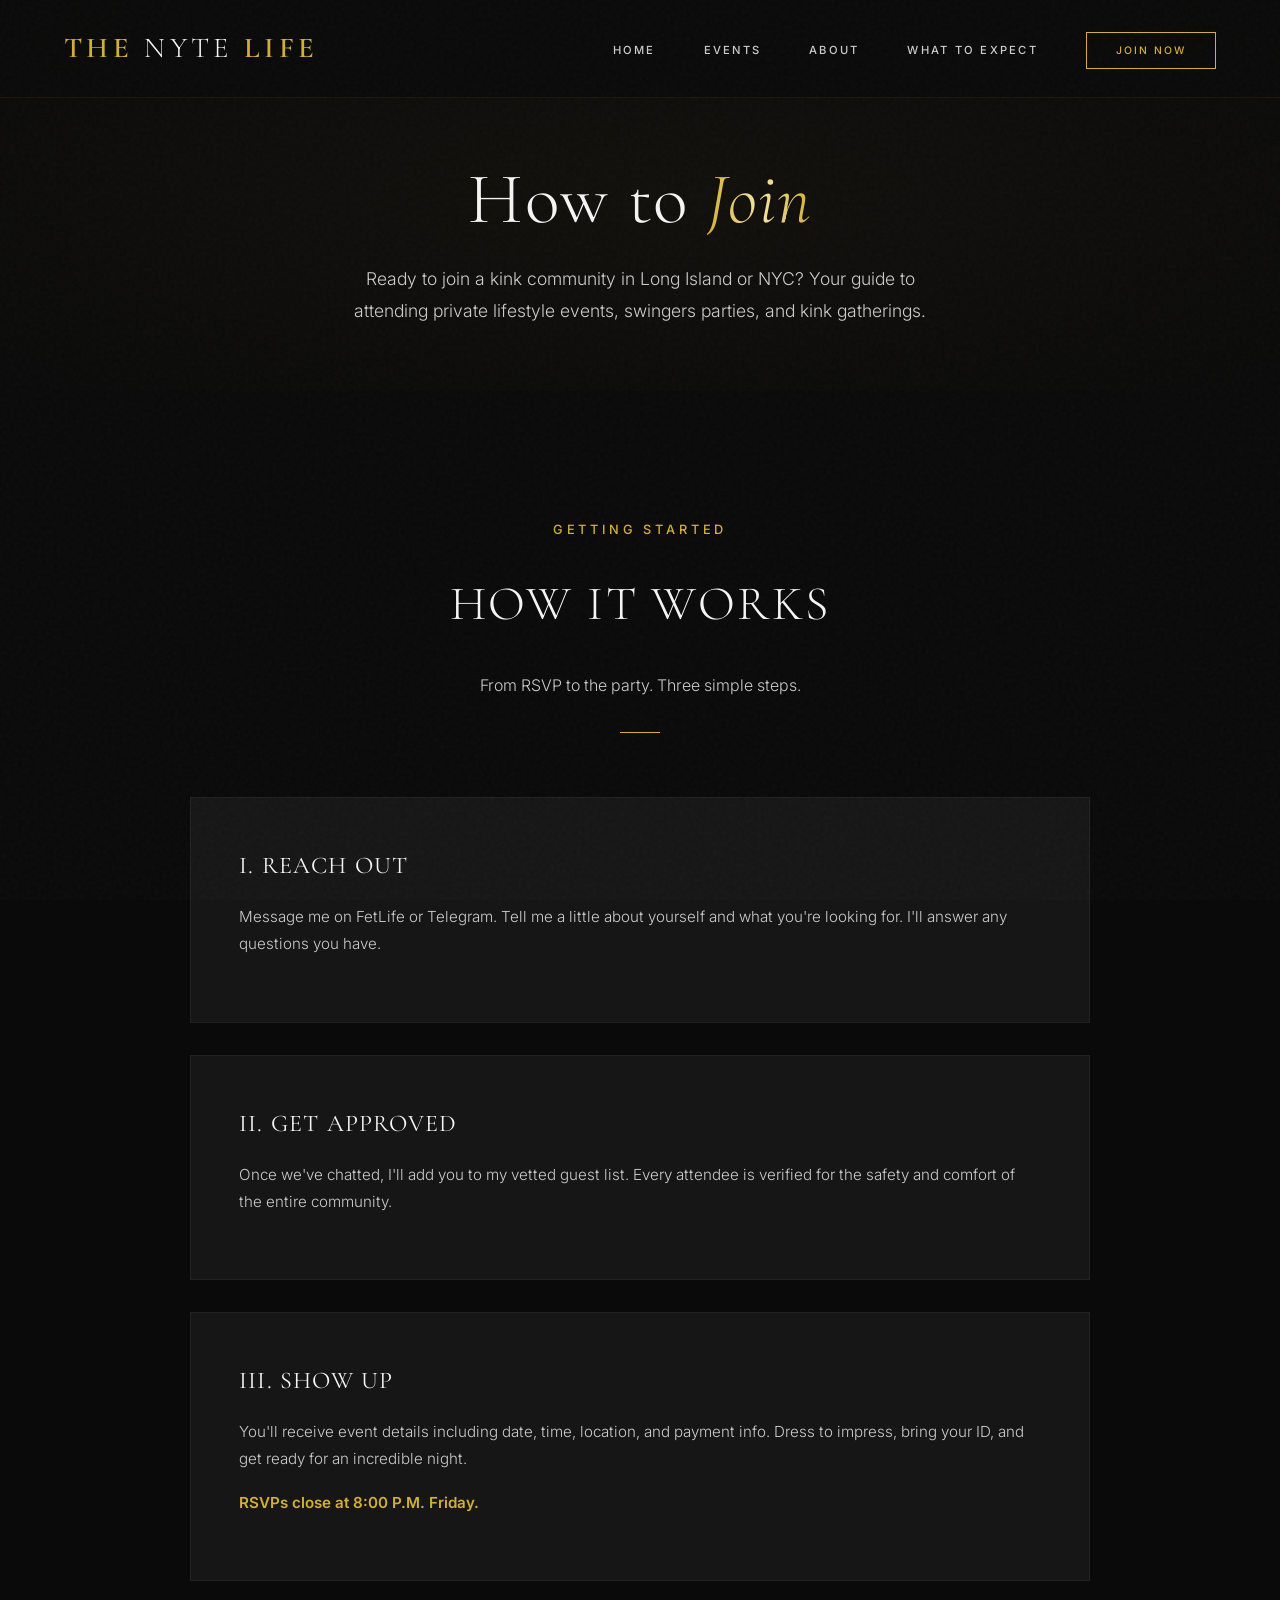
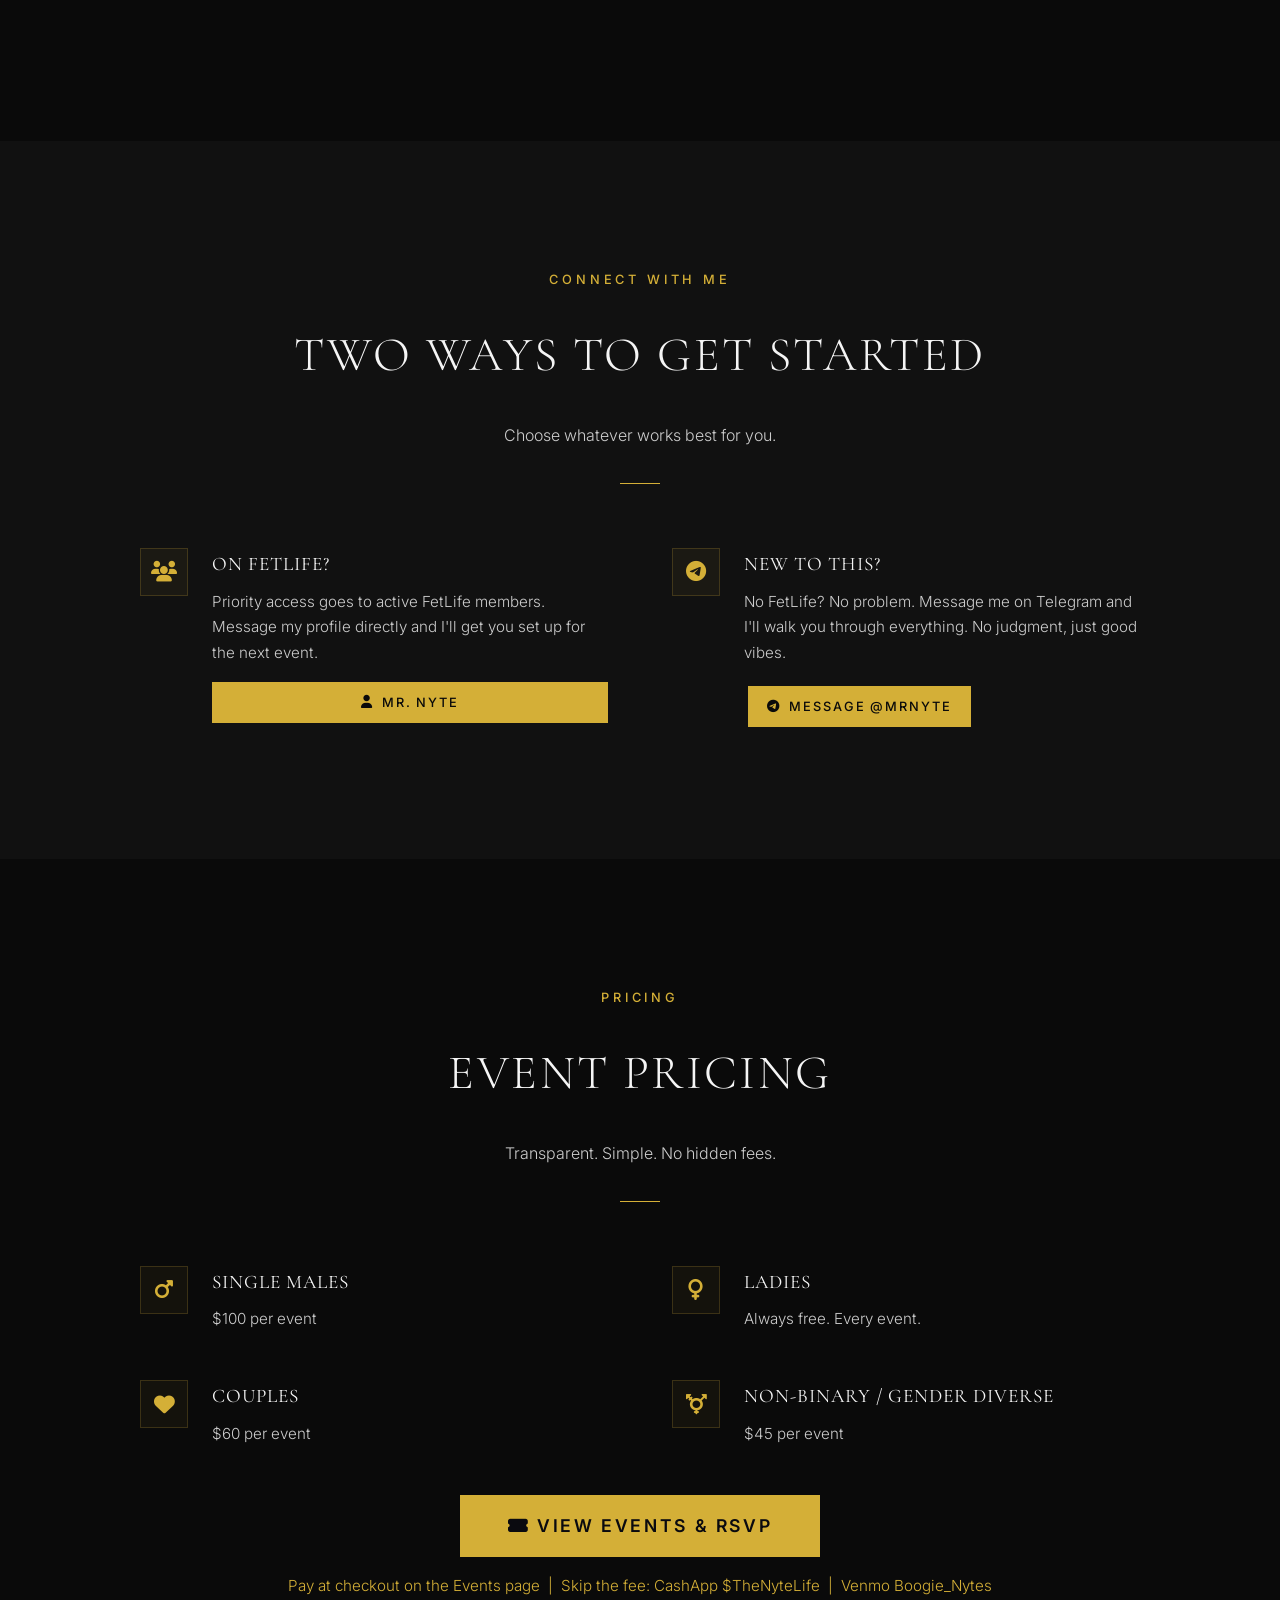
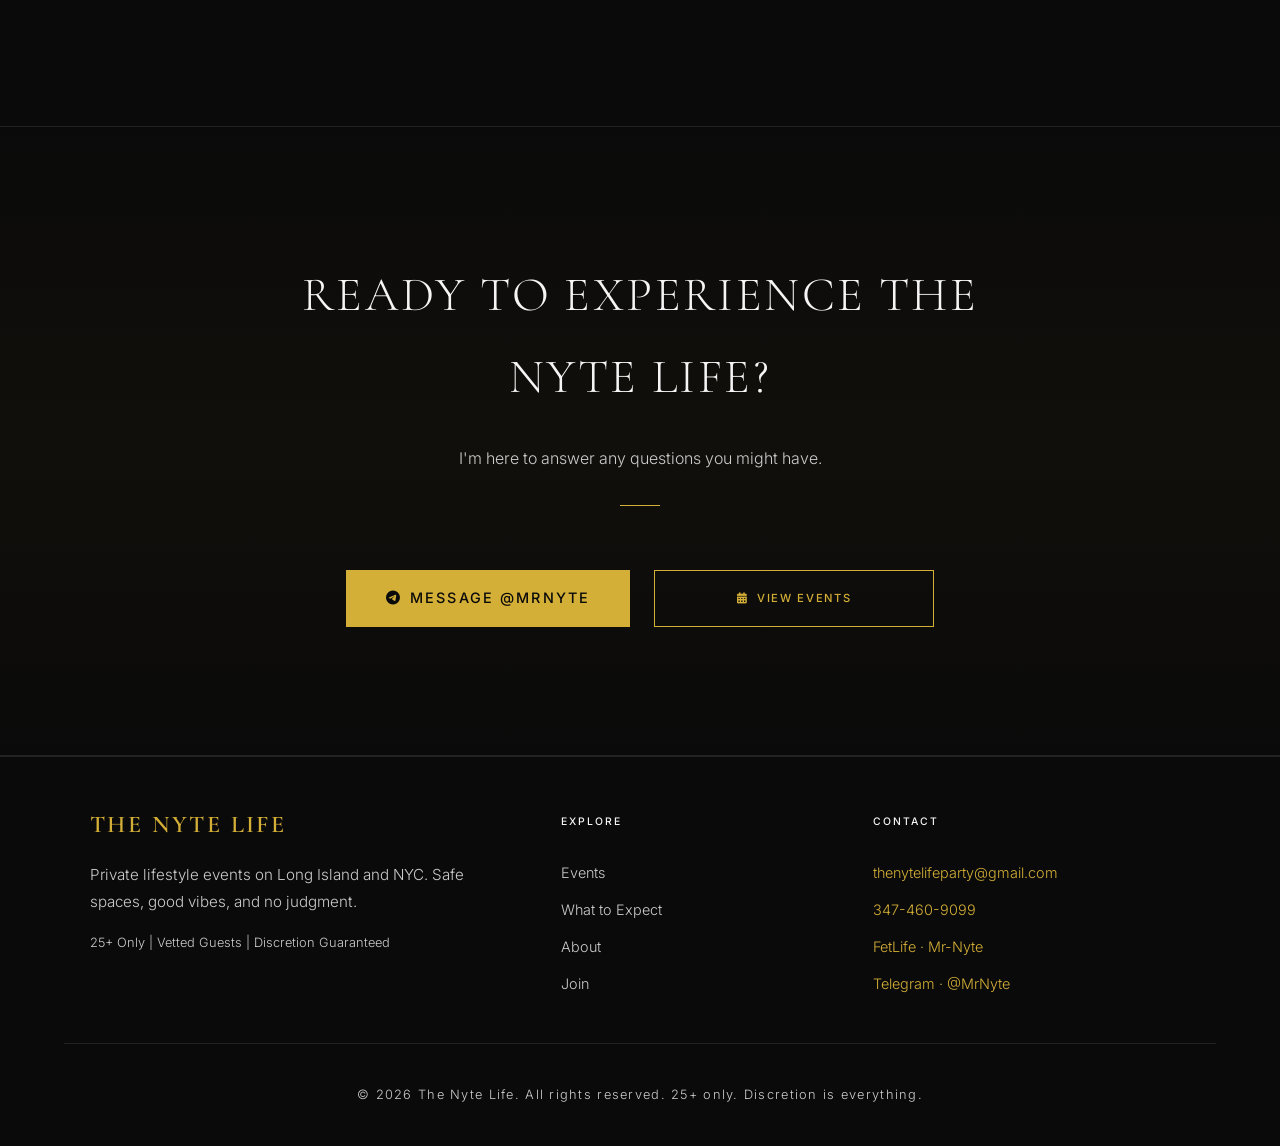
<file: join.html>
<!DOCTYPE html>
<html lang="en">
<head>
    <meta charset="UTF-8">
    <meta name="viewport" content="width=device-width, initial-scale=1.0">
    <title>How to Join | The Nyte Life Kink Parties Long Island</title>

    <!-- Favicon -->
    <link rel="icon" type="image/svg+xml" href="[data-uri]">
    <meta name="description" content="Ready to join The Nyte Life? Learn how to get started, RSVP to events, and connect with our hosts. Two paths: FetLife users and newcomers. Pricing included.">
    <meta name="keywords" content="how to join lifestyle kink party, FetLife lifestyle kink party, join kink community, lifestyle kink party RSVP, lifestyle event sign up, lifestyle kink party Long Island, new to kink, first time lifestyle kink party">
    <meta name="robots" content="index, follow">
    <meta name="author" content="The Nyte Life">

    <!-- Open Graph -->
    <meta property="og:title" content="How to Join | The Nyte Life>
    <meta property=og:description" content="Ready to join The Nyte Life? Learn how to get started and connect with us.">
    <meta property="og:image" content="https://www.thenytelife.com/assets/og-image.jpg">
    <meta property="og:url" content="https://www.thenytelife.com/join.html">
    <meta property="og:type" content="website">
    <meta property="og:site_name" content="The Nyte Life">

    <!-- Canonical -->
    <link rel="canonical" href="https://www.thenytelife.com/join.html">

    <!-- Fonts -->
    <link rel="preconnect" href="https://fonts.googleapis.com">
    <link rel="preconnect" href="https://fonts.gstatic.com" crossorigin>
    <link href="https://fonts.googleapis.com/css2?family=Cormorant+Garamond:ital,wght@0,300;0,400;0,500;0,600;0,700;1,300;1,400&family=Inter:wght@300;400;500;600&display=swap" rel="stylesheet">

    <!-- Font Awesome -->
    <link rel="stylesheet" href="https://cdnjs.cloudflare.com/ajax/libs/font-awesome/6.5.1/css/all.min.css">

    <!-- Styles -->
    <link rel="preload" href="styles.css" as="style">
    <link rel="stylesheet" href="styles.css">
    <style>
        .host-card {
            text-align: left;
            padding: 3rem;
            background: var(--card);
            border: 1px solid var(--border);
            max-width: 900px;
            margin: 0 auto 2rem;
        }

        .host-card i {
            font-size: 2rem;
            color: var(--accent);
            margin-bottom: 1.5rem;
            opacity: 0.7;
        }

        .host-card h3 {
            font-family: 'Cormorant Garamond', serif;
            font-size: 1.5rem;
            margin-bottom: 1rem;
            font-weight: 400;
            text-transform: uppercase;
            letter-spacing: 0.05em;
        }

        .host-card p {
            color: var(--text-muted);
            font-size: 0.95rem;
            line-height: 1.8;
            margin-bottom: 1rem;
        }

        .host-card .btn-primary {
            color: var(--bg) !important;
        }

        .features-grid {
            display: grid;
            grid-template-columns: repeat(2, 1fr);
            gap: 3rem 4rem;
            max-width: 1000px;
            margin: 0 auto;
        }

        .feature-item {
            display: flex;
            align-items: flex-start;
            gap: 1.5rem;
        }

        .feature-icon {
            flex-shrink: 0;
            width: 48px;
            height: 48px;
            display: flex;
            align-items: center;
            justify-content: center;
            color: var(--accent);
            font-size: 1.3rem;
            border: 1px solid rgba(212, 175, 55, 0.2);
            background: rgba(212, 175, 55, 0.05);
        }

        .feature-content h4 {
            font-family: 'Cormorant Garamond', serif;
            font-size: 1.2rem;
            font-weight: 400;
            text-transform: uppercase;
            letter-spacing: 0.05em;
            margin-bottom: 0.5rem;
            color: var(--text);
        }

        .feature-content p {
            color: var(--text-muted);
            font-size: 0.95rem;
            line-height: 1.7;
            margin: 0;
        }

        @media (max-width: 768px) {
            .features-grid {
                grid-template-columns: 1fr;
                gap: 2.5rem;
            }
        }
    </style>
    <!-- Join Schema -->
    <script type="application/ld+json">
    {
        "@context": "https://schema.org",
        "@type": "WebPage",
        "name": "How to Join The Nyte Life",
        "description": "Learn how to join The Nyte Life private lifestyle kink parties. Two paths: FetLife users and newcomers. Event pricing and contact information.",
        "url": "https://www.thenytelife.com/join.html",
        "mainEntity": {
            "@type": "Organization",
            "name": "The Nyte Life",
            "url": "https://www.thenytelife.com"
        }
    }
    </script>

    <!-- Twitter Card -->
    <meta name="twitter:card" content="summary_large_image">
    <meta name="twitter:title" content="How to Join | The Nyte Life>
    <meta name=twitter:description" content="Ready to join The Nyte Life? Learn how to get started and connect with us.">
    <meta name="twitter:image" content="https://www.thenytelife.com/assets/og-image.jpg">
    <script type="application/ld+json">
{
  "@context": "https://schema.org",
  "@type": "BreadcrumbList",
  "itemListElement": [
    {
      "@type": "ListItem",
      "position": 1,
      "name": "Home",
      "item": "https://www.thenytelife.com/"
    },
    {
      "@type": "ListItem",
      "position": 2,
      "name": "How to Join",
      "item": "https://www.thenytelife.com/join.html"
    }
  ]
}
    </script>
    <script type="application/ld+json">
{
  "@context": "https://schema.org",
  "@type": "Person",
  "name": "Mr. Nyte",
  "jobTitle": "Founder and Host",
  "worksFor": {
    "@type": "Organization",
    "name": "The Nyte Life"
  },
  "sameAs": [
    "https://fetlife.com/Mr-Nyte"
  ]
}
    </script>
</head>
<body>

    <!-- NAVBAR -->
    <nav class="navbar" id="navbar">
        <a href="index.html" class="nav-logo">THE <span>NYTE</span> LIFE</a>
        <ul class="nav-links" id="navLinks">
            <li><a href="index.html">Home</a></li>
            <li><a href="events.html">Events</a></li>
                        <li><a href="about.html">About</a></li>
            <li><a href="what-to-expect.html">What to Expect</a></li>
            <li><a href="join.html" class="nav-cta">Join Now</a></li>
        </ul>
        <div class="hamburger" id="hamburger">
            <span></span>
            <span></span>
            <span></span>
        </div>
    </nav>

    <!-- PAGE HERO -->
    <section class="page-hero">
        <div class="page-hero-content">
            <h1>How to <span class="gold">Join</span></h1>
            <p>Ready to join a kink community in Long Island or NYC? Your guide to attending private lifestyle events, swingers parties, and kink gatherings.</p>
        </div>
    </section>

    <!-- HOW IT WORKS -->
    <section>
        <div class="section-header">
            <span class="overline">Getting Started</span>
            <h2>How It Works</h2>
            <p>From RSVP to the party. Three simple steps.</p>
            <div class="gold-line"></div>
        </div>
        <div class="host-card fade-in">
            <h3>I. Reach Out</h3>
            <p>Message me on FetLife or Telegram. Tell me a little about yourself and what you're looking for. I'll answer any questions you have.</p>
        </div>
        <div class="host-card fade-in">
            <h3>II. Get Approved</h3>
            <p>Once we've chatted, I'll add you to my vetted guest list. Every attendee is verified for the safety and comfort of the entire community.</p>
        </div>
        <div class="host-card fade-in">
            <h3>III. Show Up</h3>
            <p>You'll receive event details including date, time, location, and payment info. Dress to impress, bring your ID, and get ready for an incredible night.</p>
            <p style="font-size:0.95rem;color:var(--accent);font-weight:600;">RSVPs close at 8:00 P.M. Friday.</p>
        </div>
    </section>

    <!-- TWO WAYS TO CONNECT -->
    <section style="background: var(--bg-alt);">
        <div class="section-header">
            <span class="overline">Connect With Me</span>
            <h2>Two Ways to Get Started</h2>
            <p>Choose whatever works best for you.</p>
            <div class="gold-line"></div>
        </div>

        <div class="features-grid">
            <div class="feature-item fade-in">
                <div class="feature-icon">
                    <i class="fas fa-users"></i>
                </div>
                <div class="feature-content">
                    <h4>On FetLife?</h4>
                    <p>Priority access goes to active FetLife members. Message my profile directly and I'll get you set up for the next event.</p>
                    <div style="margin-top: 1rem; display: flex; gap: 0.5rem;">
                        <a href="https://fetlife.com/Mr-Nyte" target="_blank" rel="noopener" class="btn-primary" style="flex: 1; justify-content: center; padding: 0.6rem 1rem; font-size: 0.8rem;">
                            <i class="fas fa-user"></i> Mr. Nyte
                        </a>
                    </div>
                </div>
            </div>

            <div class="feature-item fade-in">
                <div class="feature-icon">
                    <i class="fab fa-telegram"></i>
                </div>
                <div class="feature-content">
                    <h4>New to This?</h4>
                    <p>No FetLife? No problem. Message me on Telegram and I'll walk you through everything. No judgment, just good vibes.</p>
                    <div style="margin-top: 1rem;">
                        <a href="https://t.me/MrNyte" target="_blank" rel="noopener" class="btn-primary" style="margin: 0.25rem; padding: 0.6rem 1.2rem; font-size: 0.8rem;">
                            <i class="fab fa-telegram"></i> Message @MrNyte
                        </a>
                    </div>
                </div>
            </div>
        </div>
    </section>

    <!-- PRICING -->
    <section>
        <div class="section-header">
            <span class="overline">Pricing</span>
            <h2>Event Pricing</h2>
            <p>Transparent. Simple. No hidden fees.</p>
            <div class="gold-line"></div>
        </div>

        <div class="features-grid">
            <div class="feature-item fade-in">
                <div class="feature-icon">
                    <i class="fas fa-mars"></i>
                </div>
                <div class="feature-content">
                    <h4>Single Males</h4>
                    <p>$100 per event</p>
                </div>
            </div>

            <div class="feature-item fade-in">
                <div class="feature-icon">
                    <i class="fas fa-venus"></i>
                </div>
                <div class="feature-content">
                    <h4>Ladies</h4>
                    <p>Always free. Every event.</p>
                </div>
            </div>

            <div class="feature-item fade-in">
                <div class="feature-icon">
                    <i class="fas fa-heart"></i>
                </div>
                <div class="feature-content">
                    <h4>Couples</h4>
                    <p>$60 per event</p>
                </div>
            </div>

            <div class="feature-item fade-in">
                <div class="feature-icon">
                    <i class="fas fa-transgender"></i>
                </div>
                <div class="feature-content">
                    <h4>Non-Binary / Gender Diverse</h4>
                    <p>$45 per event</p>
                </div>
            </div>

            <div class="feature-item fade-in" style="grid-column: 1 / -1; justify-content: center;">
                <div style="text-align: center; width: 100%;">
                    <a href="events.html" class="btn-primary" style="display: inline-block; padding: 1rem 3rem; font-size: 1.1rem; background: var(--accent); color: #0a0a0f; font-weight: 600;">
                        <i class="fas fa-ticket-alt"></i> View Events &amp; RSVP
                    </a>
                    <p style="margin-top: 1rem; color: var(--accent); font-size: 0.95rem;">
                        Pay at checkout on the Events page &nbsp;|&nbsp; Skip the fee: CashApp $TheNyteLife &nbsp;|&nbsp; Venmo Boogie_Nytes
                    </p>
                </div>
            </div>
        </div>
    </section>

    <!-- CTA -->
    <section class="cta-section">
        <div class="section-header">
            <h2>Ready to Experience The Nyte Life?</h2>
            <p>I'm here to answer any questions you might have.</p>
            <div class="gold-line"></div>
        </div>
        <div class="cta-buttons">
            <a href="https://t.me/MrNyte" target="_blank" rel="noopener" class="btn-primary">
                <i class="fab fa-telegram"></i> Message @MrNyte
            </a>
            <a href="events.html" class="btn-outline" style="border-color: var(--accent); color: var(--accent);">
                <i class="fas fa-calendar-alt"></i> View Events
            </a>
        </div>
    </section>

    <!-- FOOTER -->
    <footer>
        <div class="footer-grid">
            <div class="footer-brand">
                <h3>The Nyte Life</h3>
                <p>Private lifestyle events on Long Island and NYC. Safe spaces, good vibes, and no judgment.</p>
                <p style="margin-top: 1rem; font-size: 0.8rem; color: var(--text-muted);">25+ Only | Vetted Guests | Discretion Guaranteed</p>
            </div>
            <div class="footer-col">
                <h4>Explore</h4>
                <a href="events.html">Events</a>
                <a href="what-to-expect.html">What to Expect</a>
                <a href="about.html">About</a>
                <a href="join.html">Join</a>
            </div>
            <div class="footer-col">
                                    <h4>Contact</h4>
                    <ul class="footer-contact">
                        <li><a href="mailto:thenytelifeparty@gmail.com">thenytelifeparty@gmail.com</a></li>
                        <li><a href="tel:+13474609099">347-460-9099</a></li>
                        <li><a href="https://fetlife.com/Mr-Nyte" target="_blank" rel="noopener">FetLife &#183; Mr-Nyte</a></li>
                        <li><a href="https://t.me/MrNyte" target="_blank" rel="noopener">Telegram &#183; @MrNyte</a></li>
                    </ul>
            </div>
        </div>
        <div class="footer-bottom">
            <p>&copy; 2026 The Nyte Life. All rights reserved. 25+ only. Discretion is everything.</p>
        </div>
    </footer>

    <script>
        // Mobile menu toggle
        const hamburger = document.getElementById('hamburger');
        const navLinks = document.getElementById('navLinks');

        hamburger.addEventListener('click', () => {
            navLinks.classList.toggle('active');
            hamburger.classList.toggle('active');
        });

        // Close menu on link click
        document.querySelectorAll('.nav-links a').forEach(link => {
            link.addEventListener('click', () => {
                navLinks.classList.remove('active');
                hamburger.classList.remove('active');
            });
        });

        // Navbar scroll effect
        window.addEventListener('scroll', () => {
            const navbar = document.getElementById('navbar');
            if (window.scrollY > 50) {
                navbar.classList.add('scrolled');
            } else {
                navbar.classList.remove('scrolled');
            }
        });

        // Fade-in animation on scroll
        const observer = new IntersectionObserver((entries) => {
            entries.forEach(entry => {
                if (entry.isIntersecting) {
                    entry.target.classList.add('visible');
                }
            });
        }, { threshold: 0.1 });

        document.querySelectorAll('.fade-in').forEach(el => observer.observe(el));
    </script>
</body>
</html>
</file>
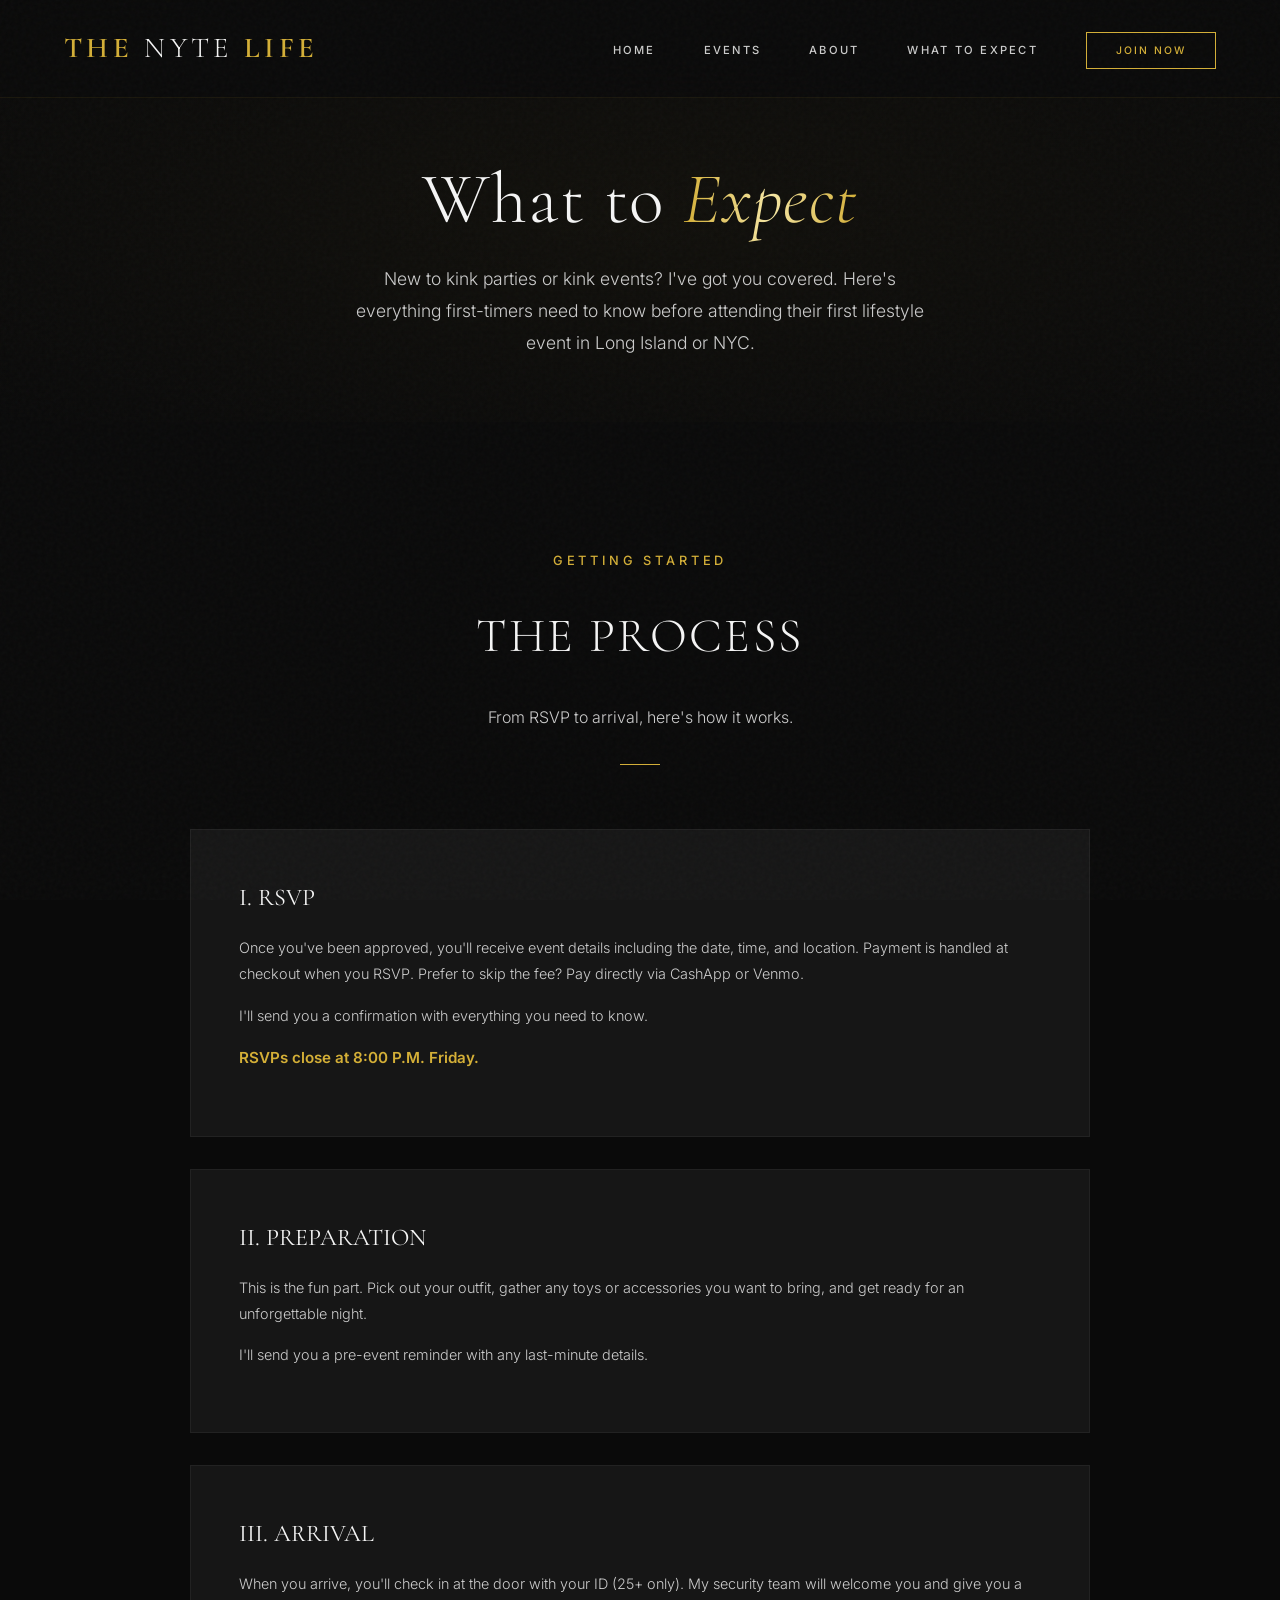
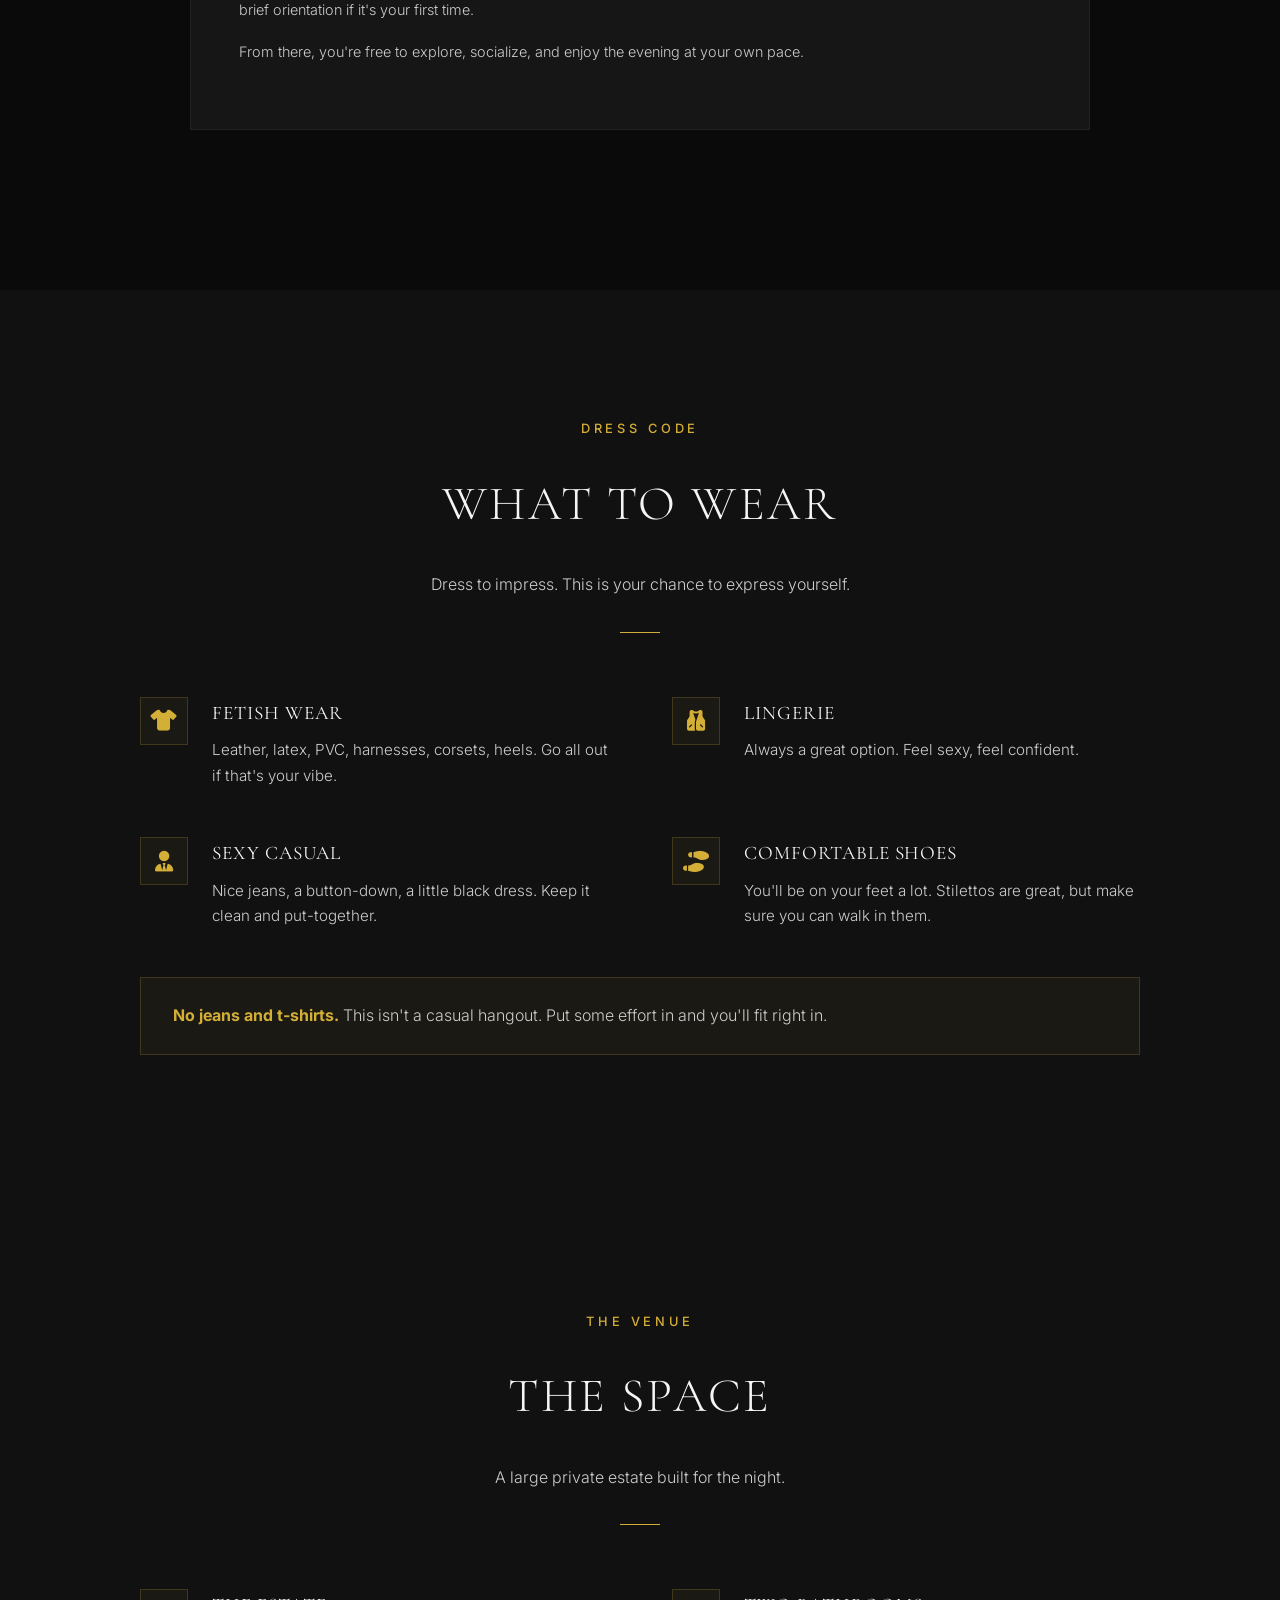
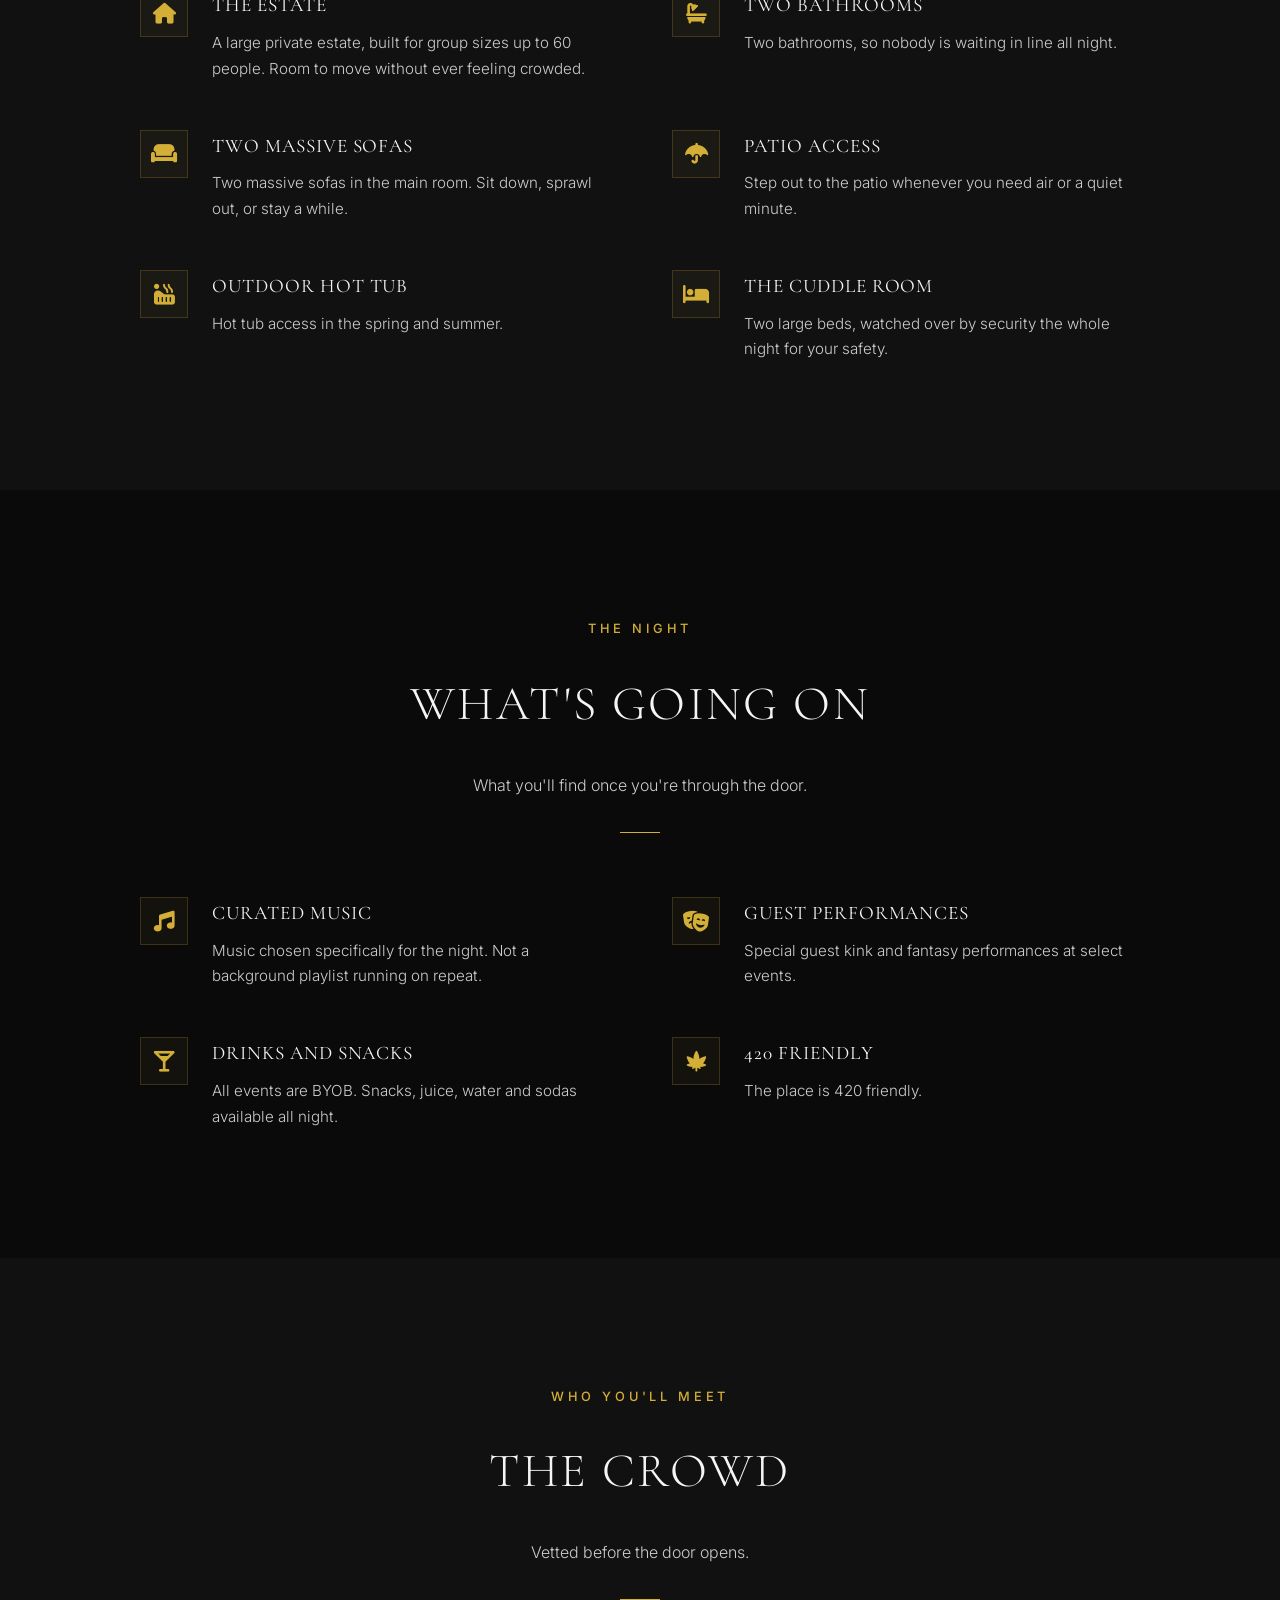
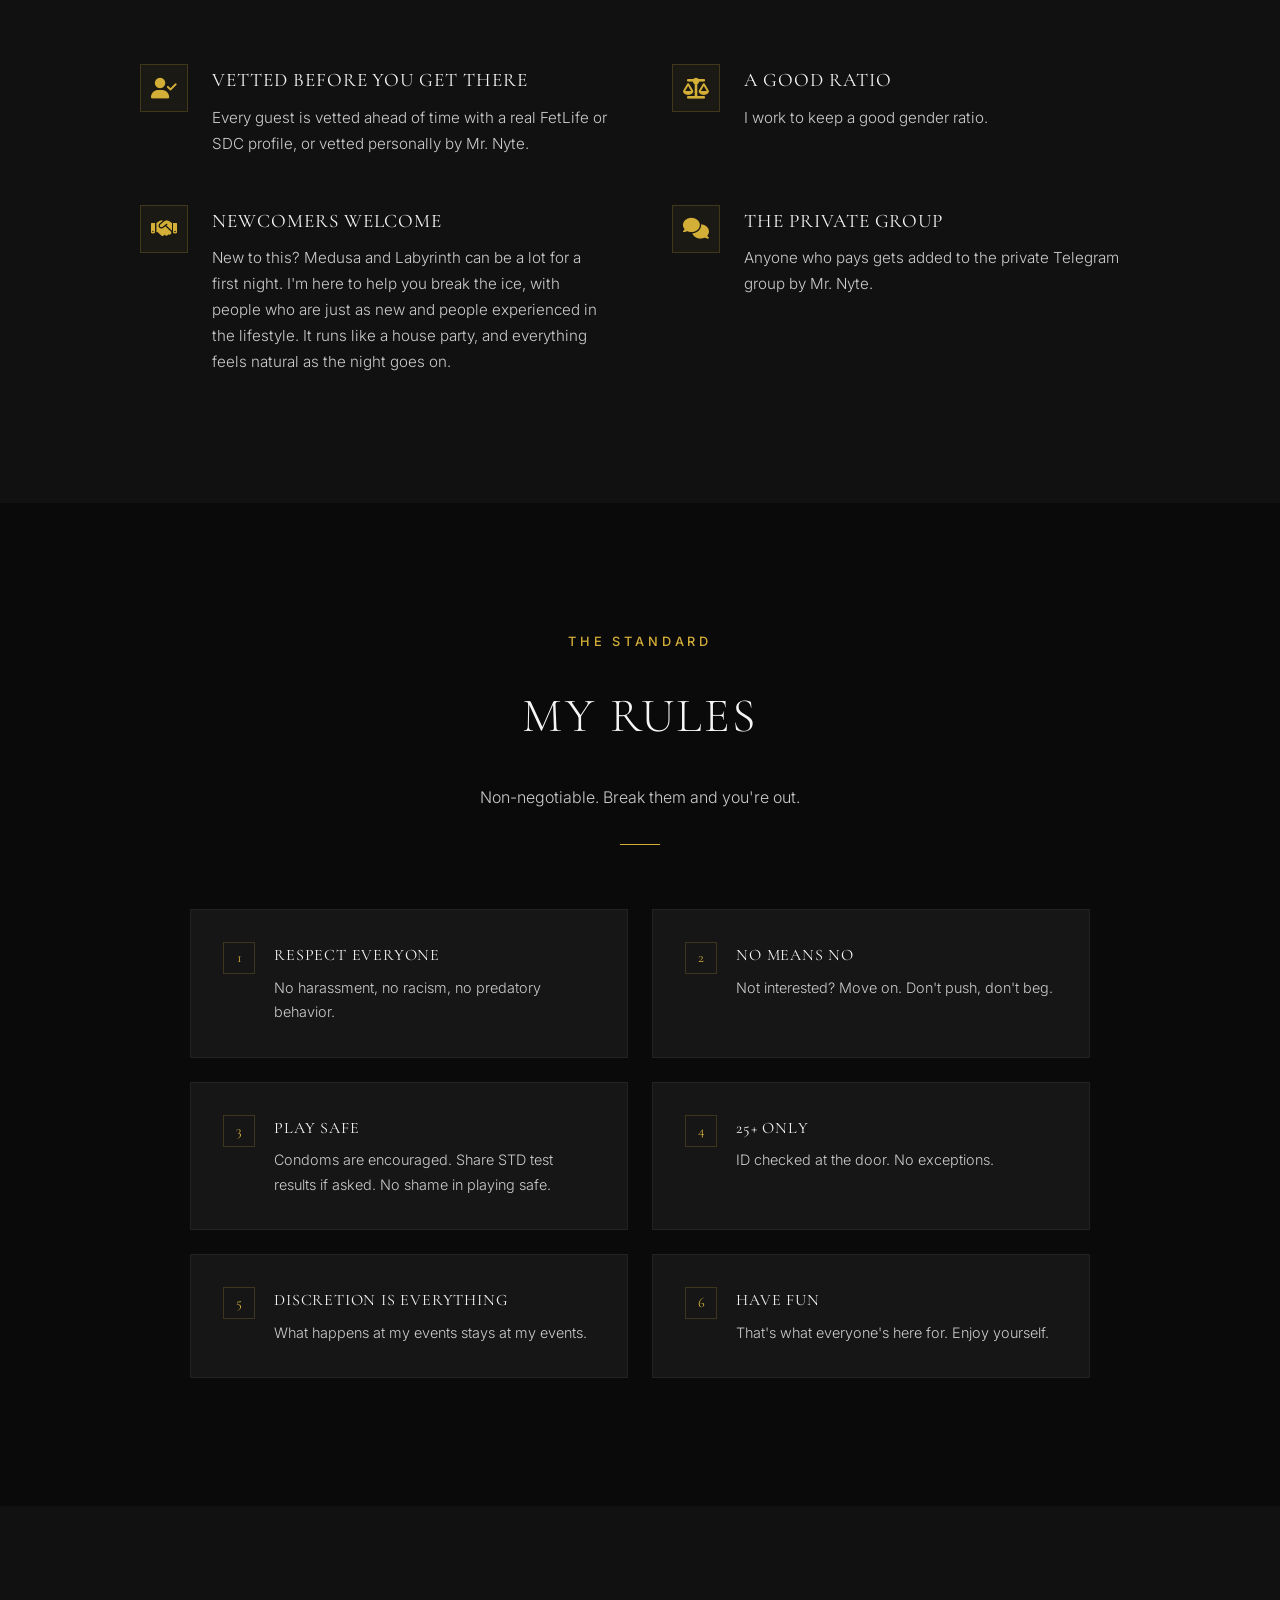
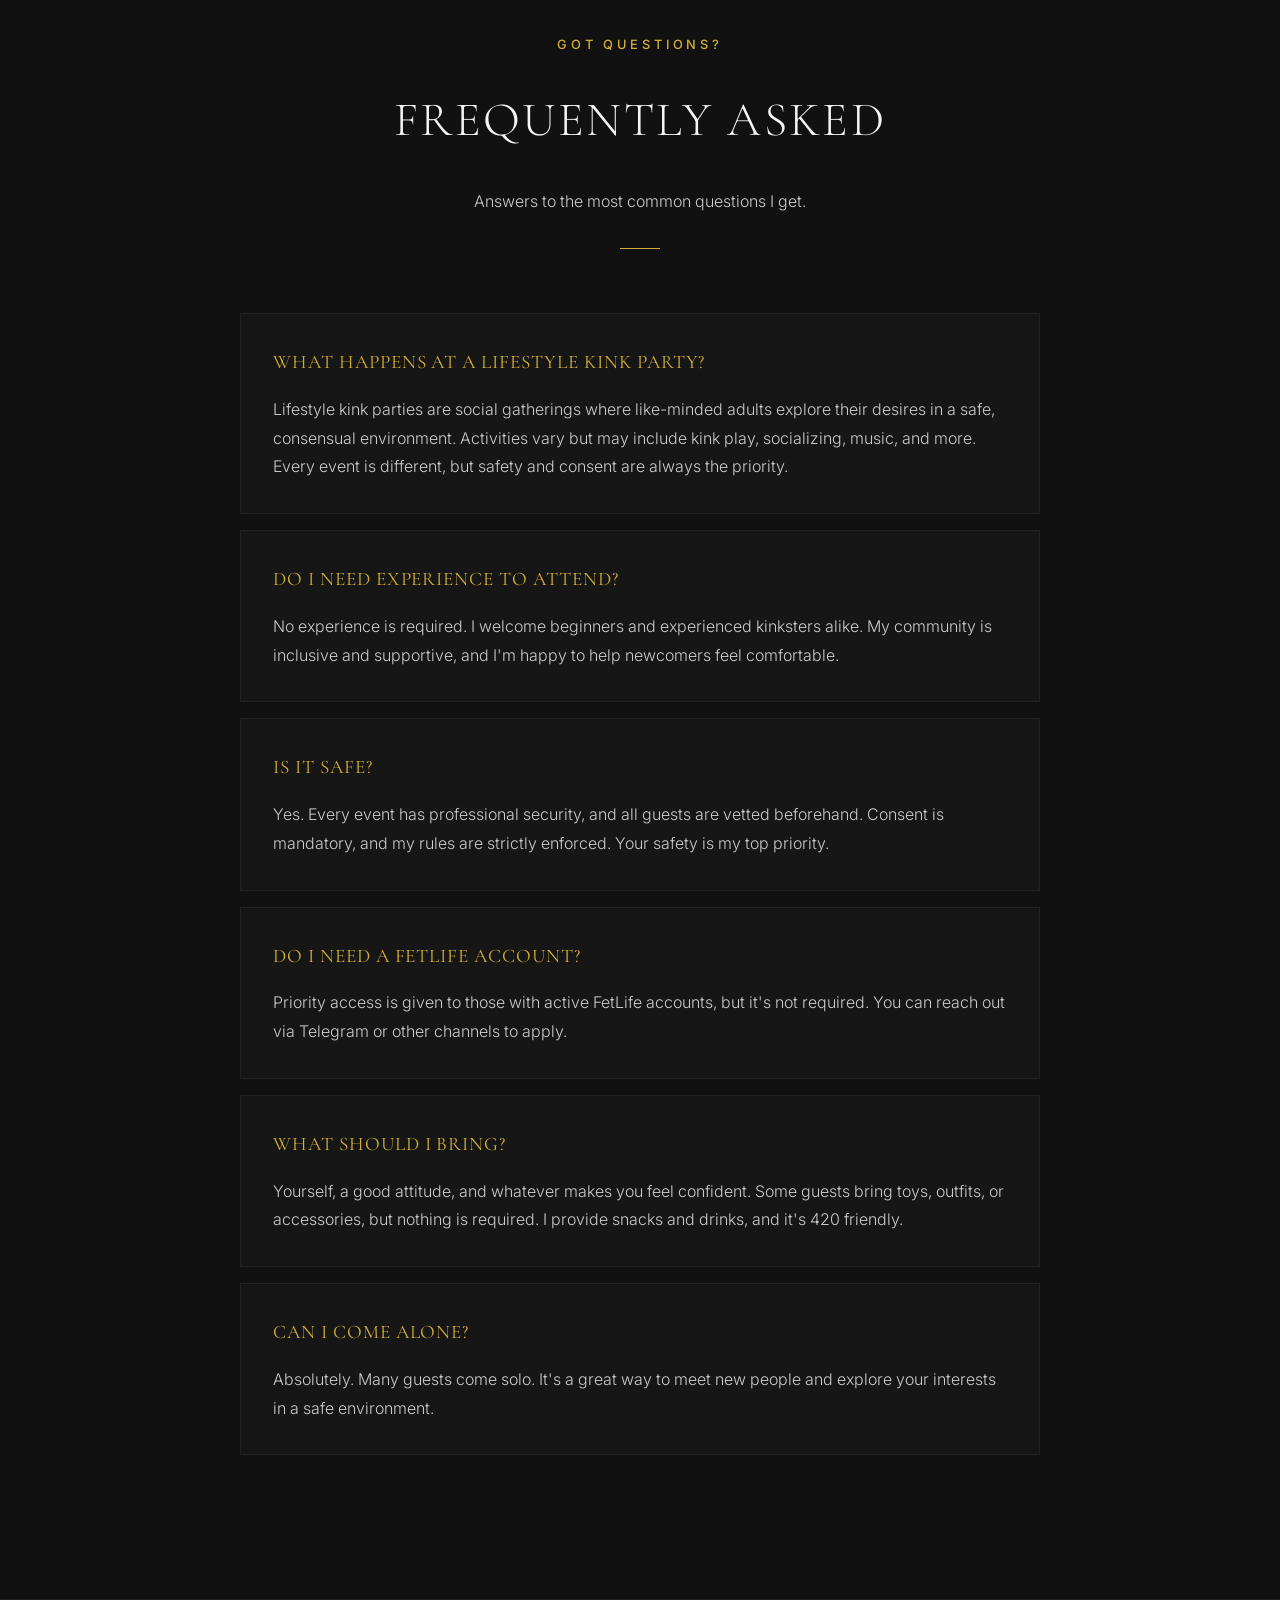
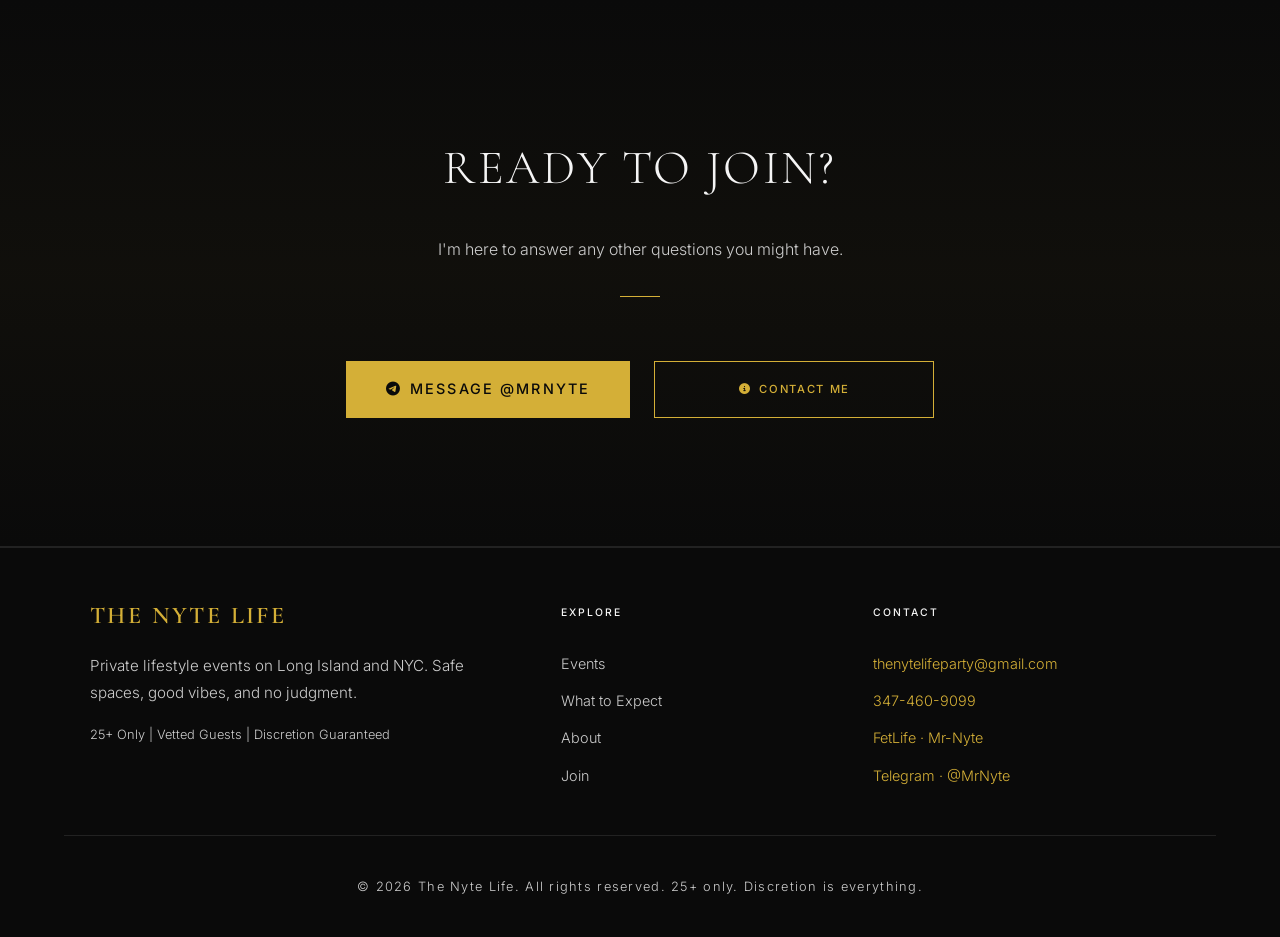
<file: what-to-expect.html>
<!DOCTYPE html>
<html lang="en">
<head>
    <meta charset="UTF-8">
    <meta name="viewport" content="width=device-width, initial-scale=1.0">
    <title>What to Expect | The Nyte Life | Your First Kink Party Guide</title>

    <!-- Favicon -->
    <link rel="icon" type="image/svg+xml" href="[data-uri]">
    <meta name="description" content="New to lifestyle kink parties? Learn what happens at The Nyte Life events, our rules, dress code, and how to feel safe and comfortable at your first lifestyle kink party.">
    <meta name="keywords" content="what to expect lifestyle kink party, first time lifestyle kink party, beginner kink guide, lifestyle kink party rules, what to wear lifestyle kink party, lifestyle kink party etiquette, new to kink, lifestyle event guide, kink for beginners">
    <meta name="robots" content="index, follow">
    <meta name="author" content="The Nyte Life">

    <!-- Open Graph -->
    <meta property="og:title" content="What to Expect | The Nyte Life | Your First Kink Party Guide>
    <meta property=og:description" content="New to lifestyle kink parties? Learn what happens at The Nyte Life events, the rules, what to wear, and how to feel comfortable.">
    <meta property="og:image" content="https://www.thenytelife.com/assets/og-image.jpg">
    <meta property="og:url" content="https://www.thenytelife.com/what-to-expect.html">
    <meta property="og:type" content="website">
    <meta property="og:site_name" content="The Nyte Life">

    <!-- Canonical -->
    <link rel="canonical" href="https://www.thenytelife.com/what-to-expect.html">

    <!-- Fonts -->
    <link rel="preconnect" href="https://fonts.googleapis.com">
    <link rel="preconnect" href="https://fonts.gstatic.com" crossorigin>
    <link href="https://fonts.googleapis.com/css2?family=Cormorant+Garamond:ital,wght@0,300;0,400;0,500;0,600;0,700;1,300;1,400&family=Inter:wght@300;400;500;600&display=swap" rel="stylesheet">

    <!-- Font Awesome -->
    <link rel="stylesheet" href="https://cdnjs.cloudflare.com/ajax/libs/font-awesome/6.5.1/css/all.min.css">

    <!-- Styles -->
    <link rel="preload" href="styles.css" as="style">
    <link rel="stylesheet" href="styles.css">
    <style>
        .host-card {
            text-align: center;
            padding: 3rem;
            background: var(--card);
            border: 1px solid var(--border);
            max-width: 900px;
            margin: 0 auto 2rem;
        }

        .host-card i {
            font-size: 2rem;
            color: var(--accent);
            margin-bottom: 1.5rem;
            opacity: 0.7;
        }

        .host-card h3 {
            font-family: 'Cormorant Garamond', serif;
            font-size: 1.5rem;
            margin-bottom: 1rem;
            font-weight: 400;
            text-transform: uppercase;
        }

        .host-card p {
            color: var(--text-muted);
            font-size: 0.9rem;
            line-height: 1.8;
            margin-bottom: 1rem;
        }

        .host-card.full {
            max-width: 900px;
            margin: 0 auto 2rem;
            text-align: left;
        }
    
        .features-grid {
            display: grid;
            grid-template-columns: repeat(2, 1fr);
            gap: 3rem 4rem;
            max-width: 1000px;
            margin: 0 auto;
        }

        .feature-item {
            display: flex;
            align-items: flex-start;
            gap: 1.5rem;
        }

        .feature-icon {
            flex-shrink: 0;
            width: 48px;
            height: 48px;
            display: flex;
            align-items: center;
            justify-content: center;
            color: var(--accent);
            font-size: 1.3rem;
            border: 1px solid rgba(212, 175, 55, 0.2);
            background: rgba(212, 175, 55, 0.05);
        }

        .feature-content h4 {
            font-family: 'Cormorant Garamond', serif;
            font-size: 1.2rem;
            font-weight: 400;
            text-transform: uppercase;
            letter-spacing: 0.05em;
            margin-bottom: 0.5rem;
            color: var(--text);
        }

        .feature-content p {
            color: var(--text-muted);
            font-size: 0.95rem;
            line-height: 1.7;
            margin: 0;
        }

        @media (max-width: 768px) {
            .features-grid {
                grid-template-columns: 1fr;
                gap: 2.5rem;
            }
        }

    </style>

    <!-- FAQ Schema -->
    <script type="application/ld+json">
    {
        "@context": "https://schema.org",
        "@type": "FAQPage",
        "mainEntity": [
            {
                "@type": "Question",
                "name": "What happens at a lifestyle kink party?",
                "acceptedAnswer": {
                    "@type": "Answer",
                    "text": "Lifestyle kink parties are social gatherings where like-minded adults explore their desires in a safe, consensual environment. Activities vary but may include kink play, socializing, music, and more. Every event is different, but safety and consent are always the priority."
                }
            },
            {
                "@type": "Question",
                "name": "What should I wear to a lifestyle kink party?",
                "acceptedAnswer": {
                    "@type": "Answer",
                    "text": "Dress to impress. Many guests wear fetish wear, lingerie, leather, latex, or sexy casual clothes. There's no strict dress code, but we encourage you to express yourself and have fun with your outfit."
                }
            },
            {
                "@type": "Question",
                "name": "Do I need experience to attend?",
                "acceptedAnswer": {
                    "@type": "Answer",
                    "text": "No experience is required. I welcome beginners and experienced kinksters alike. My community is inclusive and supportive, and I'm happy to help newcomers feel comfortable."
                }
            },
            {
                "@type": "Question",
                "name": "Is it safe?",
                "acceptedAnswer": {
                    "@type": "Answer",
                    "text": "Yes. Every event has professional security, and all guests are vetted beforehand. Consent is mandatory, and my rules are strictly enforced. Your safety is my top priority."
                }
            },
            {
                "@type": "Question",
                "name": "Do I need a FetLife account?",
                "acceptedAnswer": {
                    "@type": "Answer",
                    "text": "Priority access is given to those with active FetLife accounts, but it's not required. You can reach out via Telegram or other channels to apply."
                }
            }
        ]
    }
    </script>

    <!-- Twitter Card -->
    <meta name="twitter:card" content="summary_large_image">
    <meta name="twitter:title" content="What to Expect | The Nyte Life | Your First Kink Party Guide>
    <meta name=twitter:description" content="New to lifestyle kink parties? Learn what happens at The Nyte Life events, the rules, what to wear, and how to feel comfortable.">
    <meta name="twitter:image" content="https://www.thenytelife.com/assets/og-image.jpg">
    <script type="application/ld+json">
{
  "@context": "https://schema.org",
  "@type": "BreadcrumbList",
  "itemListElement": [
    {
      "@type": "ListItem",
      "position": 1,
      "name": "Home",
      "item": "https://www.thenytelife.com/"
    },
    {
      "@type": "ListItem",
      "position": 2,
      "name": "What to Expect",
      "item": "https://www.thenytelife.com/what-to-expect.html"
    }
  ]
}
    </script>
    <script type="application/ld+json">
{
  "@context": "https://schema.org",
  "@type": "HowTo",
  "name": "How to Attend Your First Lifestyle Kink Party",
  "description": "Step-by-step guide for first-timers attending a private lifestyle kink party with The Nyte Life",
  "totalTime": "P1D",
  "step": [
    {
      "@type": "HowToStep",
      "position": 1,
      "name": "Apply on FetLife or Telegram",
      "text": "Send a message to Mr-Nyte on FetLife or @MrNyte on Telegram to express interest in attending."
    },
    {
      "@type": "HowToStep",
      "position": 2,
      "name": "Complete the Vetting Process",
      "text": "Answer a few questions about your experience level and what you are looking for. This ensures a safe environment for everyone."
    },
    {
      "@type": "HowToStep",
      "position": 3,
      "name": "Receive Event Details",
      "text": "Once approved, you will receive the event location, time, dress code, and payment instructions via private message."
    },
    {
      "@type": "HowToStep",
      "position": 4,
      "name": "Attend the Event",
      "text": "Arrive on time, follow the rules, respect boundaries, and have a great time in a safe, judgment-free space."
    }
  ]
}
    </script>
    <script type="application/ld+json">
{
  "@context": "https://schema.org",
  "@type": "Organization",
  "name": "The Nyte Life",
  "url": "https://www.thenytelife.com",
  "description": "Private lifestyle kink parties and events on Long Island and NYC"
}
    </script>
    <script type="application/ld+json">
{
  "@context": "https://schema.org",
  "@type": "Person",
  "name": "Mr. Nyte",
  "jobTitle": "Founder and Host",
  "worksFor": {
    "@type": "Organization",
    "name": "The Nyte Life"
  },
  "sameAs": [
    "https://fetlife.com/Mr-Nyte"
  ]
}
    </script>
</head>
<body>

    <!-- NAVBAR -->
    <nav class="navbar" id="navbar">
        <a href="index.html" class="nav-logo">THE <span>NYTE</span> LIFE</a>
                                <ul class="nav-links" id="navLinks">
            <li><a href="index.html">Home</a></li>
            <li><a href="events.html">Events</a></li>
                        <li><a href="about.html">About</a></li>
            <li><a href="what-to-expect.html">What to Expect</a></li>
            <li><a href="join.html" class="nav-cta">Join Now</a></li>
        </ul>
        <div class="hamburger" id="hamburger">
            <span></span>
            <span></span>
            <span></span>
        </div>
    </nav>

    <!-- PAGE HERO -->
    <section class="page-hero">
        <div class="page-hero-content">
            <h1>What to <span class="gold">Expect</span></h1>
            <p>New to kink parties or kink events? I've got you covered. Here's everything first-timers need to know before attending their first lifestyle event in Long Island or NYC.</p>
        </div>
    </section>

    <!-- THE PROCESS -->
    <section>
        <div class="section-header">
            <span class="overline">Getting Started</span>
            <h2>The Process</h2>
            <p>From RSVP to arrival, here's how it works.</p>
            <div class="gold-line"></div>
        </div>

        <div class="host-card fade-in full">
            <h3>I. RSVP</h3>
            <p>Once you've been approved, you'll receive event details including the date, time, and location. Payment is handled at checkout when you RSVP. Prefer to skip the fee? Pay directly via CashApp or Venmo.</p>
            <p>I'll send you a confirmation with everything you need to know.</p>
            <p style="font-size:0.95rem;color:var(--accent);font-weight:600;">RSVPs close at 8:00 P.M. Friday.</p>
        </div>

        <div class="host-card fade-in full">
            <h3>II. Preparation</h3>
            <p>This is the fun part. Pick out your outfit, gather any toys or accessories you want to bring, and get ready for an unforgettable night.</p>
            <p>I'll send you a pre-event reminder with any last-minute details.</p>
        </div>

        <div class="host-card fade-in full">
            <h3>III. Arrival</h3>
            <p>When you arrive, you'll check in at the door with your ID (25+ only). My security team will welcome you and give you a brief orientation if it's your first time.</p>
            <p>From there, you're free to explore, socialize, and enjoy the evening at your own pace.</p>
        </div>
    </section>

    <!-- WHAT TO WEAR -->
    <section style="background: var(--bg-alt);">
        <div class="section-header">
            <span class="overline">Dress Code</span>
            <h2>What to Wear</h2>
            <p>Dress to impress. This is your chance to express yourself.</p>
            <div class="gold-line"></div>
        </div>

        <div class="features-grid">
            <div class="feature-item fade-in">
                <div class="feature-icon">
                    <i class="fas fa-tshirt"></i>
                </div>
                <div class="feature-content">
                    <h4>Fetish Wear</h4>
                    <p>Leather, latex, PVC, harnesses, corsets, heels. Go all out if that's your vibe.</p>
                </div>
            </div>

            <div class="feature-item fade-in">
                <div class="feature-icon">
                    <i class="fas fa-vest"></i>
                </div>
                <div class="feature-content">
                    <h4>Lingerie</h4>
                    <p>Always a great option. Feel sexy, feel confident.</p>
                </div>
            </div>

            <div class="feature-item fade-in">
                <div class="feature-icon">
                    <i class="fas fa-user-tie"></i>
                </div>
                <div class="feature-content">
                    <h4>Sexy Casual</h4>
                    <p>Nice jeans, a button-down, a little black dress. Keep it clean and put-together.</p>
                </div>
            </div>

            <div class="feature-item fade-in">
                <div class="feature-icon">
                    <i class="fas fa-shoe-prints"></i>
                </div>
                <div class="feature-content">
                    <h4>Comfortable Shoes</h4>
                    <p>You'll be on your feet a lot. Stilettos are great, but make sure you can walk in them.</p>
                </div>
            </div>
        </div>

        <div style="max-width: 1000px; margin: 3rem auto 0; padding: 1.5rem 2rem; border: 1px solid rgba(212, 175, 55, 0.2); background: rgba(212, 175, 55, 0.05);">
            <p style="margin: 0; color: var(--text-muted);"><strong style="color: var(--accent);">No jeans and t-shirts.</strong> This isn't a casual hangout. Put some effort in and you'll fit right in.</p>
        </div>
    </section>

    <!-- THE SPACE -->
    <section style="background: var(--bg-alt);">
        <div class="section-header">
            <span class="overline">The Venue</span>
            <h2>The Space</h2>
            <p>A large private estate built for the night.</p>
            <div class="gold-line"></div>
        </div>

            <div class="features-grid">
            <div class="feature-item fade-in">
                <div class="feature-icon">
                    <i class="fas fa-house"></i>
                </div>
                <div class="feature-content">
                    <h4>The Estate</h4>
                    <p>A large private estate, built for group sizes up to 60 people. Room to move without ever feeling crowded.</p>
                </div>
            </div>
            <div class="feature-item fade-in">
                <div class="feature-icon">
                    <i class="fas fa-bath"></i>
                </div>
                <div class="feature-content">
                    <h4>Two Bathrooms</h4>
                    <p>Two bathrooms, so nobody is waiting in line all night.</p>
                </div>
            </div>
            <div class="feature-item fade-in">
                <div class="feature-icon">
                    <i class="fas fa-couch"></i>
                </div>
                <div class="feature-content">
                    <h4>Two Massive Sofas</h4>
                    <p>Two massive sofas in the main room. Sit down, sprawl out, or stay a while.</p>
                </div>
            </div>
            <div class="feature-item fade-in">
                <div class="feature-icon">
                    <i class="fas fa-umbrella"></i>
                </div>
                <div class="feature-content">
                    <h4>Patio Access</h4>
                    <p>Step out to the patio whenever you need air or a quiet minute.</p>
                </div>
            </div>
            <div class="feature-item fade-in">
                <div class="feature-icon">
                    <i class="fas fa-hot-tub-person"></i>
                </div>
                <div class="feature-content">
                    <h4>Outdoor Hot Tub</h4>
                    <p>Hot tub access in the spring and summer.</p>
                </div>
            </div>
            <div class="feature-item fade-in">
                <div class="feature-icon">
                    <i class="fas fa-bed"></i>
                </div>
                <div class="feature-content">
                    <h4>The Cuddle Room</h4>
                    <p>Two large beds, watched over by security the whole night for your safety.</p>
                </div>
            </div>
            </div>
    </section>

    <!-- THE NIGHT -->

    <section>
        <div class="section-header">
            <span class="overline">The Night</span>
            <h2>What's Going On</h2>
            <p>What you'll find once you're through the door.</p>
            <div class="gold-line"></div>
        </div>

            <div class="features-grid">
            <div class="feature-item fade-in">
                <div class="feature-icon">
                    <i class="fas fa-music"></i>
                </div>
                <div class="feature-content">
                    <h4>Curated Music</h4>
                    <p>Music chosen specifically for the night. Not a background playlist running on repeat.</p>
                </div>
            </div>
            <div class="feature-item fade-in">
                <div class="feature-icon">
                    <i class="fas fa-masks-theater"></i>
                </div>
                <div class="feature-content">
                    <h4>Guest Performances</h4>
                    <p>Special guest kink and fantasy performances at select events.</p>
                </div>
            </div>
            <div class="feature-item fade-in">
                <div class="feature-icon">
                    <i class="fas fa-martini-glass"></i>
                </div>
                <div class="feature-content">
                    <h4>Drinks and Snacks</h4>
                    <p>All events are BYOB. Snacks, juice, water and sodas available all night.</p>
                </div>
            </div>
            <div class="feature-item fade-in">
                <div class="feature-icon">
                    <i class="fas fa-cannabis"></i>
                </div>
                <div class="feature-content">
                    <h4>420 Friendly</h4>
                    <p>The place is 420 friendly.</p>
                </div>
            </div>
            </div>
    </section>

    <!-- THE CROWD -->
    <section style="background: var(--bg-alt);">
        <div class="section-header">
            <span class="overline">Who You'll Meet</span>
            <h2>The Crowd</h2>
            <p>Vetted before the door opens.</p>
            <div class="gold-line"></div>
        </div>

            <div class="features-grid">
            <div class="feature-item fade-in">
                <div class="feature-icon">
                    <i class="fas fa-user-check"></i>
                </div>
                <div class="feature-content">
                    <h4>Vetted Before You Get There</h4>
                    <p>Every guest is vetted ahead of time with a real FetLife or SDC profile, or vetted personally by Mr. Nyte.</p>
                </div>
            </div>
            <div class="feature-item fade-in">
                <div class="feature-icon">
                    <i class="fas fa-scale-balanced"></i>
                </div>
                <div class="feature-content">
                    <h4>A Good Ratio</h4>
                    <p>I work to keep a good gender ratio.</p>
                </div>
            </div>
            <div class="feature-item fade-in">
                <div class="feature-icon">
                    <i class="fas fa-handshake"></i>
                </div>
                <div class="feature-content">
                    <h4>Newcomers Welcome</h4>
                    <p>New to this? Medusa and Labyrinth can be a lot for a first night. I'm here to help you break the ice, with people who are just as new and people experienced in the lifestyle. It runs like a house party, and everything feels natural as the night goes on.</p>
                </div>
            </div>
            <div class="feature-item fade-in">
                <div class="feature-icon">
                    <i class="fas fa-comments"></i>
                </div>
                <div class="feature-content">
                    <h4>The Private Group</h4>
                    <p>Anyone who pays gets added to the private Telegram group by Mr. Nyte.</p>
                </div>
            </div>
            </div>
    </section>

    <!-- RULES -->
    <section>
        <div class="section-header">
            <span class="overline">The Standard</span>
            <h2>My Rules</h2>
            <p>Non-negotiable. Break them and you're out.</p>
            <div class="gold-line"></div>
        </div>

        <div class="rules-grid">
            <div class="rule-item fade-in">
                <div class="number">1</div>
                <div>
                    <h4>Respect Everyone</h4>
                    <p>No harassment, no racism, no predatory behavior.</p>
                </div>
            </div>
            <div class="rule-item fade-in">
                <div class="number">2</div>
                <div>
                    <h4>No Means No</h4>
                    <p>Not interested? Move on. Don't push, don't beg.</p>
                </div>
            </div>
            <div class="rule-item fade-in">
                <div class="number">3</div>
                <div>
                    <h4>Play Safe</h4>
                    <p>Condoms are encouraged. Share STD test results if asked. No shame in playing safe.</p>
                </div>
            </div>
            <div class="rule-item fade-in">
                <div class="number">4</div>
                <div>
                    <h4>25+ Only</h4>
                    <p>ID checked at the door. No exceptions.</p>
                </div>
            </div>
            <div class="rule-item fade-in">
                <div class="number">5</div>
                <div>
                    <h4>Discretion Is Everything</h4>
                    <p>What happens at my events stays at my events.</p>
                </div>
            </div>
            <div class="rule-item fade-in">
                <div class="number">6</div>
                <div>
                    <h4>Have Fun</h4>
                    <p>That's what everyone's here for. Enjoy yourself.</p>
                </div>
            </div>
        </div>
    </section>

    <!-- FAQ -->
    <section style="background: var(--bg-alt);">
        <div class="section-header">
            <span class="overline">Got Questions?</span>
            <h2>Frequently Asked</h2>
            <p>Answers to the most common questions I get.</p>
            <div class="gold-line"></div>
        </div>

        <div class="faq-item fade-in">
            <h4>What happens at a lifestyle kink party?</h4>
            <p>Lifestyle kink parties are social gatherings where like-minded adults explore their desires in a safe, consensual environment. Activities vary but may include kink play, socializing, music, and more. Every event is different, but safety and consent are always the priority.</p>
        </div>

        <div class="faq-item fade-in">
            <h4>Do I need experience to attend?</h4>
            <p>No experience is required. I welcome beginners and experienced kinksters alike. My community is inclusive and supportive, and I'm happy to help newcomers feel comfortable.</p>
        </div>

        <div class="faq-item fade-in">
            <h4>Is it safe?</h4>
            <p>Yes. Every event has professional security, and all guests are vetted beforehand. Consent is mandatory, and my rules are strictly enforced. Your safety is my top priority.</p>
        </div>

        <div class="faq-item fade-in">
            <h4>Do I need a FetLife account?</h4>
            <p>Priority access is given to those with active FetLife accounts, but it's not required. You can reach out via Telegram or other channels to apply.</p>
        </div>

        <div class="faq-item fade-in">
            <h4>What should I bring?</h4>
            <p>Yourself, a good attitude, and whatever makes you feel confident. Some guests bring toys, outfits, or accessories, but nothing is required. I provide snacks and drinks, and it's 420 friendly.</p>
        </div>

        <div class="faq-item fade-in">
            <h4>Can I come alone?</h4>
            <p>Absolutely. Many guests come solo. It's a great way to meet new people and explore your interests in a safe environment.</p>
        </div>
    </section>

    <!-- CTA -->
    <section class="cta-section">
        <div class="section-header">
            <h2>Ready to Join?</h2>
            <p>I'm here to answer any other questions you might have.</p>
            <div class="gold-line"></div>
        </div>
        <div class="cta-buttons">
            <a href="https://t.me/MrNyte" target="_blank" rel="noopener" class="btn-primary">
                <i class="fab fa-telegram"></i> Message @MrNyte
            </a>
            <a href="join.html" class="btn-outline" style="border-color: var(--accent); color: var(--accent);">
                <i class="fas fa-info-circle"></i> Contact Me
            </a>
        </div>
    </section>

    <!-- FOOTER -->
    <footer>
        <div class="footer-grid">
            <div class="footer-brand">
                <h3>The Nyte Life</h3>
                <p>Private lifestyle events on Long Island and NYC. Safe spaces, good vibes, and no judgment.</p>
                <p style="margin-top: 1rem; font-size: 0.8rem; color: var(--text-muted);">25+ Only | Vetted Guests | Discretion Guaranteed</p>
            </div>
            <div class="footer-col">
                <h4>Explore</h4>
                <a href="events.html">Events</a>
                <a href="what-to-expect.html">What to Expect</a>
                <a href="about.html">About</a>
                <a href="join.html">Join</a>
            </div>
            <div class="footer-col">
                                    <h4>Contact</h4>
                    <ul class="footer-contact">
                        <li><a href="mailto:thenytelifeparty@gmail.com">thenytelifeparty@gmail.com</a></li>
                        <li><a href="tel:+13474609099">347-460-9099</a></li>
                        <li><a href="https://fetlife.com/Mr-Nyte" target="_blank" rel="noopener">FetLife &#183; Mr-Nyte</a></li>
                        <li><a href="https://t.me/MrNyte" target="_blank" rel="noopener">Telegram &#183; @MrNyte</a></li>
                    </ul>
            </div>
        </div>
        <div class="footer-bottom">
            <p>&copy; 2026 The Nyte Life. All rights reserved. 25+ only. Discretion is everything.</p>
        </div>
    </footer>

    <script>
        // Mobile menu toggle
        const hamburger = document.getElementById('hamburger');
        const navLinks = document.getElementById('navLinks');

        hamburger.addEventListener('click', () => {
            navLinks.classList.toggle('active');
            hamburger.classList.toggle('active');
        });

        // Close menu on link click
        document.querySelectorAll('.nav-links a').forEach(link => {
            link.addEventListener('click', () => {
                navLinks.classList.remove('active');
                hamburger.classList.remove('active');
            });
        });

        // Navbar scroll effect
        window.addEventListener('scroll', () => {
            const navbar = document.getElementById('navbar');
            if (window.scrollY > 50) {
                navbar.classList.add('scrolled');
            } else {
                navbar.classList.remove('scrolled');
            }
        });

        // Fade-in animation on scroll
        const observer = new IntersectionObserver((entries) => {
            entries.forEach(entry => {
                if (entry.isIntersecting) {
                    entry.target.classList.add('visible');
                }
            });
        }, { threshold: 0.1 });

        document.querySelectorAll('.fade-in').forEach(el => observer.observe(el));
    </script>
</body>
</html>
</file>
<file: styles.css>
:root {
    --bg: #0a0a0a;
    --bg-alt: #111111;
    --card: #161616;
    --border: #222222;
    --text: #f5f5f5;
    --text-muted: #cccccc;
    --accent: #d4af37;
    --gold-dark: #b8950b;
}

* {
    margin: 0;
    padding: 0;
    box-sizing: border-box;
}

html {
    scroll-behavior: smooth;
}

body {
    font-family: 'Inter', sans-serif;
    background: var(--bg);
    color: var(--text);
    line-height: 1.7;
    font-weight: 300;
    overflow-x: hidden;
}

/* Noise texture overlay */
body::before {
    content: '';
    position: fixed;
    top: 0;
    left: 0;
    width: 100%;
    height: 100%;
    opacity: 0.03;
    z-index: 9999;
    pointer-events: none;
    background-image: url("data:image/svg+xml,%3Csvg viewBox='0 0 256 256' xmlns='http://www.w3.org/2000/svg'%3E%3Cfilter id='noise'%3E%3CfeTurbulence type='fractalNoise' baseFrequency='0.9' numOctaves='4' stitchTiles='stitch'/%3E%3C/filter%3E%3Crect width='100%25' height='100%25' filter='url(%23noise)' opacity='1'/%3E%3C/svg%3E");
}

/* ===== NAVBAR ===== */
.navbar {
    position: fixed;
    top: 0;
    left: 0;
    right: 0;
    z-index: 1000;
    padding: 1.5rem 5%;
    display: flex;
    justify-content: space-between;
    align-items: center;
    background: rgba(10, 10, 10, 0.7);
    backdrop-filter: blur(30px);
    -webkit-backdrop-filter: blur(30px);
    border-bottom: 1px solid rgba(212, 175, 55, 0.08);
    transition: all 0.5s cubic-bezier(0.4, 0, 0.2, 1);
}

.navbar.scrolled {
    padding: 1rem 5%;
    background: rgba(10, 10, 10, 0.95);
    border-bottom: 1px solid rgba(212, 175, 55, 0.15);
}

.nav-logo {
    font-family: 'Cormorant Garamond', serif;
    font-size: 1.8rem;
    font-weight: 600;
    color: var(--accent);
    text-decoration: none;
    letter-spacing: 0.15em;
    text-transform: uppercase;
}

.nav-logo span {
    color: var(--text);
    font-weight: 300;
}

.nav-links {
    display: flex;
    gap: 3rem;
    align-items: center;
    list-style: none;
}

.nav-links a {
    color: var(--text-muted);
    text-decoration: none;
    font-size: 0.7rem;
    font-weight: 500;
    text-transform: uppercase;
    letter-spacing: 0.2em;
    transition: color 0.4s ease;
    position: relative;
}

.nav-links a::after {
    content: '';
    position: absolute;
    bottom: -4px;
    left: 0;
    width: 0;
    height: 1px;
    background: var(--accent);
    transition: width 0.4s cubic-bezier(0.4, 0, 0.2, 1);
}

.nav-links a:hover {
    color: var(--text);
}

.nav-links a:hover::after {
    width: 100%;
}

.nav-links a.active {
    color: var(--accent);
}

.nav-links a.active::after {
    width: 100%;
}

.nav-cta {
    background: transparent;
    color: var(--accent) !important;
    padding: 0.7rem 1.8rem;
    border: 1px solid var(--accent);
    text-transform: uppercase;
    letter-spacing: 0.15em;
    font-size: 0.65rem !important;
    transition: all 0.4s cubic-bezier(0.4, 0, 0.2, 1) !important;
}

.nav-cta::after {
    display: none !important;
}

.nav-cta:hover {
    background: var(--accent);
    color: var(--bg) !important;
}

.hamburger {
    display: none;
    flex-direction: column;
    gap: 6px;
    cursor: pointer;
    z-index: 10000;
    position: relative;
}

.hamburger span {
    width: 24px;
    height: 1px;
    background: var(--text);
    transition: all 0.4s ease;
}

/* ===== PAGE HERO ===== */
.page-hero {
    min-height: 40vh;
    display: flex;
    align-items: center;
    justify-content: center;
    text-align: center;
    padding: 10rem 5% 4rem;
    position: relative;
    overflow: hidden;
}

.page-hero::before {
    content: '';
    position: absolute;
    top: 0;
    left: 0;
    right: 0;
    bottom: 0;
    background: 
        url('https://images.pexels.com/photos/30937363/pexels-photo-30937363.jpeg?auto=compress&w=1920&q=80') center/cover no-repeat,
        radial-gradient(ellipse at center, rgba(212, 175, 55, 0.1) 0%, rgba(10, 10, 10, 0.85) 100%);
    opacity: 0.35;
    pointer-events: none;
}

.page-hero-content {
    max-width: 800px;
    position: relative;
    z-index: 1;
}

.page-hero h1 {
    font-family: 'Cormorant Garamond', serif;
    font-size: clamp(2.5rem, 6vw, 4.5rem);
    font-weight: 300;
    line-height: 1.1;
    margin-bottom: 1.5rem;
    letter-spacing: 0.02em;
}

.page-hero h1 .gold {
    color: var(--accent);
    font-style: italic;
    background: linear-gradient(
        90deg,
        var(--accent) 0%,
        #f5e6a3 25%,
        var(--accent) 50%,
        #f5e6a3 75%,
        var(--accent) 100%
    );
    background-size: 200% auto;
    -webkit-background-clip: text;
    background-clip: text;
    -webkit-text-fill-color: transparent;
    animation: shimmer 6s linear infinite;
}

@keyframes shimmer {
    0% { background-position: -200% center; }
    100% { background-position: 200% center; }
}

.page-hero p {
    font-size: 1.1rem;
    color: #ccc;
    max-width: 600px;
    margin: 0 auto;
    line-height: 1.8;
}

/* ===== SECTION STYLES ===== */
section {
    padding: 8rem 5%;
}

.section-header {
    text-align: center;
    max-width: 700px;
    margin: 0 auto 4rem;
}

.section-header .overline {
    font-size: 0.8rem;
    font-weight: 500;
    color: var(--accent);
    letter-spacing: 0.3em;
    text-transform: uppercase;
    margin-bottom: 1.5rem;
    display: block;
}

.section-header h2 {
    font-family: 'Cormorant Garamond', serif;
    font-size: clamp(2rem, 4vw, 3rem);
    font-weight: 300;
    margin-bottom: 1.5rem;
    text-transform: uppercase;
    letter-spacing: 0.05em;
}

.section-header p {
    color: var(--text-muted);
    font-size: 1rem;
    font-weight: 300;
    line-height: 1.9;
}

.section-header .gold-line {
    width: 40px;
    height: 1px;
    background: var(--accent);
    margin: 2rem auto 0;
}


/* ===== RULES GRID ===== */
.rules-grid {
    display: grid;
    grid-template-columns: repeat(2, 1fr);
    gap: 1.5rem;
    max-width: 900px;
    margin: 0 auto;
}

.rule-item {
    background: var(--card);
    border: 1px solid var(--border);
    padding: 2rem;
    display: flex;
    align-items: flex-start;
    gap: 1.2rem;
    transition: all 0.5s cubic-bezier(0.4, 0, 0.2, 1);
}

.rule-item:hover {
    border-color: rgba(212, 175, 55, 0.2);
}

.rule-item .number {
    background: transparent;
    color: var(--accent);
    border: 1px solid rgba(212, 175, 55, 0.2);
    width: 32px;
    height: 32px;
    display: flex;
    align-items: center;
    justify-content: center;
    font-family: 'Cormorant Garamond', serif;
    font-weight: 400;
    font-size: 0.9rem;
    flex-shrink: 0;
}

.rule-item h4 {
    font-family: 'Cormorant Garamond', serif;
    font-size: 1rem;
    font-weight: 400;
    margin-bottom: 0.4rem;
    text-transform: uppercase;
    letter-spacing: 0.05em;
}

.rule-item p {
    color: var(--text-muted);
    font-size: 0.9rem;
    font-weight: 300;
}

/* ===== FAQ ===== */
.faq-item {
    background: var(--card);
    border: 1px solid var(--border);
    padding: 2rem;
    margin-bottom: 1rem;
    max-width: 800px;
    margin-left: auto;
    margin-right: auto;
}

.faq-item h4 {
    font-family: 'Cormorant Garamond', serif;
    font-size: 1.2rem;
    font-weight: 400;
    margin-bottom: 1rem;
    color: var(--accent);
    text-transform: uppercase;
    letter-spacing: 0.05em;
}

.faq-item p {
    color: var(--text-muted);
    font-size: 1rem;
    line-height: 1.8;
}

/* ===== EVENTS LIST ===== */
.event-listing {
    background: var(--card);
    border: 1px solid var(--border);
    padding: 2.5rem;
    max-width: 900px;
    margin: 0 auto 2rem;
    transition: all 0.5s cubic-bezier(0.4, 0, 0.2, 1);
}

@media (max-width: 768px) {
    .event-listing {
        padding: 1.5rem;
        margin: 0 1rem 2rem;
    }
}

.event-listing:hover {
    border-color: rgba(212, 175, 55, 0.3);
    transform: translateY(-4px);
    box-shadow: 0 20px 40px rgba(0, 0, 0, 0.3);
}

.event-listing.featured {
    border-color: rgba(212, 175, 55, 0.2);
    background: linear-gradient(180deg, rgba(212, 175, 55, 0.03) 0%, var(--card) 100%);
}
.event-listing h3 {
    font-family: 'Cormorant Garamond', serif;
    font-size: 2rem;
    margin-bottom: 1rem;
    font-weight: 400;
    text-transform: uppercase;
    letter-spacing: 0.05em;
}

.event-listing .event-date {
    color: var(--accent);
    font-size: 1rem;
    margin-bottom: 0.5rem;
    font-weight: 500;
}

.event-listing .event-host {
    color: var(--text-muted);
    font-size: 0.95rem;
    margin-bottom: 1.5rem;
}

.event-listing p {
    color: var(--text-muted);
    font-size: 1rem;
    line-height: 1.8;
    margin-bottom: 1rem;
}

/* ===== CTA SECTION ===== */
.cta-section {
    background: linear-gradient(180deg, var(--bg) 0%, rgba(212, 175, 55, 0.03) 50%, var(--bg) 100%);
    border-top: 1px solid var(--border);
    border-bottom: 1px solid var(--border);
    text-align: center;
}

.cta-section h2 {
    font-family: 'Cormorant Garamond', serif;
    font-size: clamp(2rem, 4vw, 3rem);
    margin-bottom: 1.5rem;
    font-weight: 300;
    text-transform: uppercase;
    letter-spacing: 0.05em;
}

.cta-section p {
    color: var(--text-muted);
    font-size: 1rem;
    margin-bottom: 2rem;
    max-width: 600px;
    margin-left: auto;
    margin-right: auto;
    font-weight: 300;
}

.cta-buttons {
    display: flex;
    justify-content: center;
    gap: 1.5rem;
    flex-wrap: wrap;
}

.cta-buttons a {
    min-width: 280px;
    text-align: center;
}

/* ===== BUTTONS ===== */
.btn-primary {
    background: var(--accent);
    color: var(--bg);
    padding: 1rem 2.5rem;
    text-decoration: none;
    font-weight: 500;
    font-size: 0.9rem;
    letter-spacing: 0.15em;
    text-transform: uppercase;
    transition: all 0.4s ease;
    display: inline-flex;
    align-items: center;
    justify-content: center;
    gap: 0.5rem;
}

.btn-primary:hover {
    background: var(--gold-dark);
    box-shadow: 0 0 40px rgba(212, 175, 55, 0.3);
}

.btn-outline {
    border: 1px solid var(--border);
    color: var(--text);
    padding: 1rem 2.5rem;
    text-decoration: none;
    font-weight: 500;
    font-size: 0.7rem;
    text-transform: uppercase;
    letter-spacing: 0.15em;
    transition: all 0.5s cubic-bezier(0.4, 0, 0.2, 1);
    display: inline-flex;
    align-items: center;
    justify-content: center;
    gap: 0.5rem;
    background: transparent;
}

.btn-outline:hover {
    border-color: var(--accent);
    color: var(--accent);
}

/* ===== FOOTER ===== */
footer {
    padding: 3.5rem 5% 2.5rem;
    background: var(--bg);
    border-top: 1px solid var(--border);
}

.footer-grid {
    display: grid;
    grid-template-columns: 1.6fr 1fr 1.2fr;
    gap: 3rem;
    max-width: 1100px;
    margin: 0 auto 2.5rem;
    align-items: start;
}

.footer-brand h3 {
    font-family: 'Cormorant Garamond', serif;
    font-size: 1.5rem;
    line-height: 1;
    color: var(--accent);
    margin-bottom: 1.5rem;
    margin-top: 0;
    font-weight: 600;
    text-transform: uppercase;
    letter-spacing: 0.1em;
}

.footer-brand p {
    color: var(--text-muted);
    font-size: 0.95rem;
    line-height: 1.8;
    font-weight: 300;
}

.footer-col h4 {
    font-size: 0.65rem;
    font-weight: 500;
    text-transform: uppercase;
    letter-spacing: 0.2em;
    margin-bottom: 1.5rem;
    color: var(--text);
}

.footer-col a {
    display: block;
    color: var(--text-muted);
    text-decoration: none;
    font-size: 0.9rem;
    padding: 0.4rem 0;
    transition: color 0.4s ease;
    font-weight: 300;
}

.footer-col a:hover {
    color: var(--accent);
}

.footer-contact {
    list-style: none;
    margin: 0;
    padding: 0;
}
.footer-contact li {
    font-weight: 300;
    padding: 0;
}
.footer-contact a {
    color: var(--accent);
    text-decoration: none;
    transition: color 0.4s ease;
}
.footer-contact a:hover,
.footer-contact a:focus-visible {
    text-decoration: underline;
}
.footer-bottom {
    text-align: center;
    padding-top: 2.5rem;
    border-top: 1px solid var(--border);
    color: var(--text-muted);
    font-size: 0.8rem;
    letter-spacing: 0.1em;
    font-weight: 300;
}

/* ===== RESPONSIVE ===== */
@media (max-width: 1024px) {
    .footer-grid {
        grid-template-columns: repeat(2, 1fr);
    }
}

@media (max-width: 768px) {
    section {
        padding: 5rem 5%;
    }
    .nav-links {
        display: none;
        position: fixed;
        top: 0;
        left: 0;
        width: 100vw;
        height: 100vh;
        background: #000000;
        flex-direction: column;
        justify-content: center;
        align-items: center;
        gap: 2.5rem;
        z-index: 9999;
    }
    .nav-links.active {
        display: flex;
    }
    .nav-links a {
        font-size: 0.8rem;
        letter-spacing: 0.25em;
    }
    .hamburger {
        display: flex;
    }
    .rules-grid {
        grid-template-columns: 1fr;
    }
    .footer-grid {
        grid-template-columns: 1fr;
    }
    .footer-brand {
        text-align: left;
    }
    .footer-brand p {
        font-size: 0.85rem;
        line-height: 1.6;
    }
    .footer-contact li {
        padding: 0.7rem 0;
        font-size: 0.95rem;
    }
    .footer-col a {
        padding: 0.75rem 0;
    }
    .page-hero {
        min-height: 30vh;
        padding-top: 8rem;
    }
}

/* ===== ANIMATIONS ===== */
.fade-in {
    opacity: 0;
    transform: translateY(40px);
    transition: all 0.8s cubic-bezier(0.4, 0, 0.2, 1);
}

.fade-in.visible {
    opacity: 1;
    transform: translateY(0);
}

.fade-in:nth-child(2) { transition-delay: 0.1s; }
.fade-in:nth-child(3) { transition-delay: 0.2s; }
.fade-in:nth-child(4) { transition-delay: 0.3s; }
</file>
